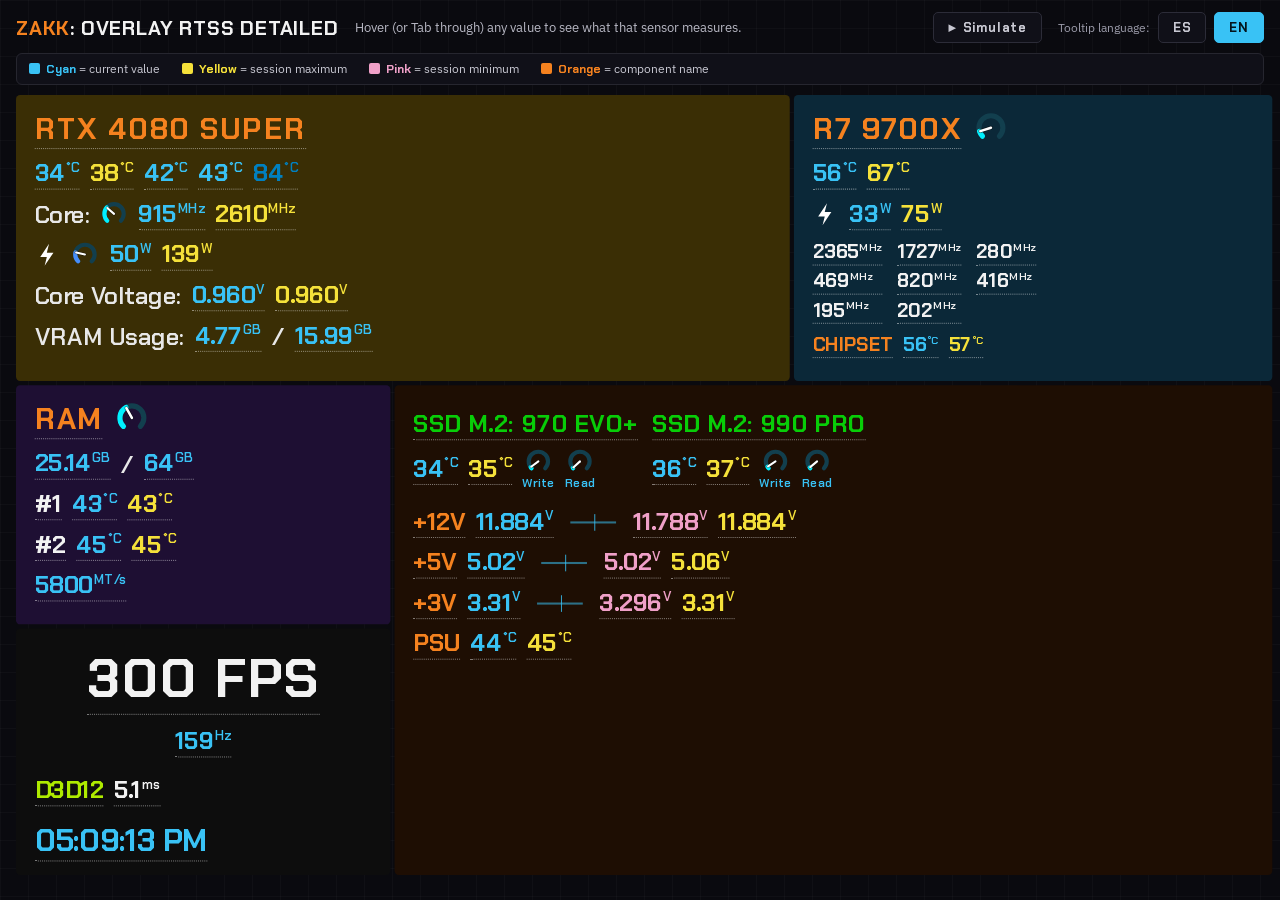
<file: stuff/pc-build/BENCHMARK/zakk-rtss-overlay-detailed/index.html>
<!DOCTYPE html>
<html lang="en">
<head>
<meta charset="UTF-8">
<meta name="viewport" content="width=device-width, initial-scale=1.0">
<title>ZAKK: Overlay RTSS DETAILED</title>
<link rel="preconnect" href="https://fonts.googleapis.com">
<link rel="preconnect" href="https://fonts.gstatic.com" crossorigin>
<link href="https://fonts.googleapis.com/css2?family=Chakra+Petch:wght@500;600;700&family=IBM+Plex+Sans:wght@400;500&display=swap" rel="stylesheet">
<link rel="stylesheet" href="styles.css">
</head>
<body>

<header>
  <h1 id="appTitle">ZAKK: Overlay RTSS DETAILED</h1>
  <p id="intro" data-i18n="intro">Hover (or Tab through) any value to see what that sensor measures.</p>
  <button id="btn-sim" class="simbtn" type="button" aria-pressed="false" onclick="toggleSim()">▶ Simulate</button>
  <div class="lang" role="group" aria-label="Tooltip language">
    <span id="langLabel" data-i18n="langLabel">Tooltip language:</span>
    <button id="btn-es" type="button" onclick="setLang('es')">ES</button>
    <button id="btn-en" class="active" type="button" onclick="setLang('en')">EN</button>
  </div>
</header>

<div class="legend">
  <span><span class="sw" style="background:var(--cyan)"></span><b style="color:var(--cyan)" data-i18n="legendCyanName">Cyan</b> <span data-i18n="legendCyanDesc">= current value</span></span>
  <span><span class="sw" style="background:var(--yellow)"></span><b style="color:var(--yellow)" data-i18n="legendYellowName">Yellow</b> <span data-i18n="legendYellowDesc">= session maximum</span></span>
  <span><span class="sw" style="background:var(--pink)"></span><b style="color:var(--pink)" data-i18n="legendPinkName">Pink</b> <span data-i18n="legendPinkDesc">= session minimum</span></span>
  <span><span class="sw" style="background:var(--orange)"></span><b style="color:var(--orange)" data-i18n="legendOrangeName">Orange</b> <span data-i18n="legendOrangeDesc">= component name</span></span>
</div>

<div id="stageWrap">
<div id="stage">

  <!-- ===================== GPU ===================== -->
  <section class="panel gpu">
    <h2><span class="s tl w" style="color:var(--orange)" data-bind="gpu.label" data-tip-key="gpuName">RTX 4080 SUPER</span></h2>
    <div class="row">
      <span class="s tl c" data-bind="gpu.temp" data-fmt="int" data-unit="°C" data-tip-key="gpuTemp">34<sup>°C</sup></span>
      <span class="s y" data-bind="gpu.tempMax" data-fmt="int" data-unit="°C" data-tip-key="gpuTempMax">38<sup>°C</sup></span>
      <span class="s c" data-bind="gpu.hotspot" data-fmt="int" data-unit="°C" data-tip-key="gpuHotspot">42<sup>°C</sup></span>
      <span class="s c" data-bind="gpu.vramTemp" data-fmt="int" data-unit="°C" data-tip-key="gpuVramTemp">43<sup>°C</sup></span>
      <span class="s" style="color:var(--temp-limit)" data-bind="gpu.tempLimit" data-fmt="int" data-unit="°C" data-tip-key="gpuTempLimit">84<sup>°C</sup></span>
    </div>
    <div class="row">
      <span class="lbl">Core:</span>
      <span class="s nb" data-gauge="derived.gpuCoreClockPercent" data-gauge-color="var(--gauge-color)" data-tip-key="gpuCoreGauge"></span>
      <span class="s c" data-bind="gpu.coreClock" data-fmt="int" data-unit="MHz" data-tip-key="gpuCoreClock">915<sup>MHz</sup></span>
      <span class="s y" data-bind="gpu.coreClockMax" data-fmt="int" data-unit="MHz" data-tip-key="gpuCoreClockMax">2610<sup>MHz</sup></span>
    </div>
    <div class="row">
      <span class="s nb tl" data-tip-key="gpuPowerIcon">
        <svg class="bolt" viewBox="0 0 24 24" aria-hidden="true"><path d="M13 2 L5 14 h6 l-2 8 8-12 h-6 z" fill="#fff"/></svg>
      </span>
      <span class="s nb" data-gauge="gpu.powerUsagePercent" data-gauge-color="var(--gpu-power-gauge)" data-tip-key="gpuPowerUsage"></span>
      <span class="s c" data-bind="gpu.power" data-fmt="int" data-unit="W" data-tip-key="gpuPower">50<sup>W</sup></span>
      <span class="s y" data-bind="gpu.powerMax" data-fmt="int" data-unit="W" data-tip-key="gpuPowerMax">139<sup>W</sup></span>
    </div>
    <div class="row">
      <span class="lbl">Core Voltage:</span>
      <span class="s c" data-bind="gpu.voltage" data-fmt="3dec" data-unit="V" data-tip-key="gpuVoltage">0.960<sup>V</sup></span>
      <span class="s y" data-bind="gpu.voltageMax" data-fmt="3dec" data-unit="V" data-tip-key="gpuVoltageMax">0.960<sup>V</sup></span>
    </div>
    <div class="row">
      <span class="lbl">VRAM Usage:</span>
      <span class="s c" data-bind="gpu.vramUsed" data-fmt="2dec" data-unit="GB" data-tip-key="gpuVramUsed">4.77<sup>GB</sup></span>
      <span class="lbl">/</span>
      <span class="s c" data-bind="gpu.vramTotal" data-fmt="2dec" data-unit="GB" data-tip-key="gpuVramTotal">15.99<sup>GB</sup></span>
    </div>
  </section>

  <!-- ===================== CPU ===================== -->
  <section class="panel cpu">
    <h2><span class="s tl w" style="color:var(--orange)" data-bind="cpu.label" data-tip-key="cpuName">R7 9700X</span>
      <span class="s nb" data-gauge="cpu.usagePercent" data-gauge-color="var(--gauge-color)" data-tip-key="cpuUsageGauge"></span>
    </h2>
    <div class="row">
      <span class="s tl c" data-bind="cpu.temp" data-fmt="int" data-unit="°C" data-tip-key="cpuTemp">56<sup>°C</sup></span>
      <span class="s y" data-bind="cpu.tempMax" data-fmt="int" data-unit="°C" data-tip-key="cpuTempMax">67<sup>°C</sup></span>
    </div>
    <div class="row">
      <span class="s nb tl" data-tip-key="cpuPowerIcon">
        <svg class="bolt" viewBox="0 0 24 24" aria-hidden="true"><path d="M13 2 L5 14 h6 l-2 8 8-12 h-6 z" fill="#fff"/></svg>
      </span>
      <span class="s c" data-bind="cpu.power" data-fmt="int" data-unit="W" data-tip-key="cpuPower">33<sup>W</sup></span>
      <span class="s y" data-bind="cpu.powerMax" data-fmt="int" data-unit="W" data-tip-key="cpuPowerMax">75<sup>W</sup></span>
    </div>
    <div class="row cores">
      <span class="s tl w" data-bind="cpu.cores.0" data-fmt="int" data-unit="MHz" data-tip-key="cpuCore1">2365<sup>MHz</sup></span>
      <span class="s w" data-bind="cpu.cores.1" data-fmt="int" data-unit="MHz" data-tip-key="cpuCore2">1727<sup>MHz</sup></span>
      <span class="s w" data-bind="cpu.cores.2" data-fmt="int" data-unit="MHz" data-tip-key="cpuCore3">280<sup>MHz</sup></span>
      <span class="s w" data-bind="cpu.cores.3" data-fmt="int" data-unit="MHz" data-tip-key="cpuCore4">469<sup>MHz</sup></span>
      <span class="s w" data-bind="cpu.cores.4" data-fmt="int" data-unit="MHz" data-tip-key="cpuCore5">820<sup>MHz</sup></span>
      <span class="s w" data-bind="cpu.cores.5" data-fmt="int" data-unit="MHz" data-tip-key="cpuCore6">416<sup>MHz</sup></span>
      <span class="s w" data-bind="cpu.cores.6" data-fmt="int" data-unit="MHz" data-tip-key="cpuCore7">195<sup>MHz</sup></span>
      <span class="s tr w" data-bind="cpu.cores.7" data-fmt="int" data-unit="MHz" data-tip-key="cpuCore8">202<sup>MHz</sup></span>
    </div>
    <div class="row">
      <span class="s sm tl o" data-tip-key="chipsetLabel">CHIPSET</span>
      <span class="s sm c" data-bind="cpu.chipsetTemp" data-fmt="int" data-unit="°C" data-tip-key="chipsetTemp">56<sup>°C</sup></span>
      <span class="s sm y" data-bind="cpu.chipsetTempMax" data-fmt="int" data-unit="°C" data-tip-key="chipsetTempMax">57<sup>°C</sup></span>
    </div>
  </section>

  <!-- ===================== RAM ===================== -->
  <section class="panel ram">
    <h2><span class="s tl w" style="color:var(--orange)" data-tip-key="ramName">RAM</span>
      <span class="s nb" data-gauge="derived.ramUsagePercent" data-gauge-color="var(--gauge-color)" data-tip-key="ramGauge"></span>
    </h2>
    <div class="row">
      <span class="s tl c" data-bind="ram.used" data-fmt="2dec" data-unit="GB" data-tip-key="ramUsed">25.14<sup>GB</sup></span>
      <span class="lbl">/</span>
      <span class="s c" data-bind="ram.total" data-fmt="int" data-unit="GB" data-tip-key="ramTotal">64<sup>GB</sup></span>
    </div>
    <div class="row">
      <span class="s tl w" data-tip-key="ramSlot1">#1</span>
      <span class="s c" data-bind="ram.stick1.temp" data-fmt="int" data-unit="°C" data-tip-key="ram1Temp">43<sup>°C</sup></span>
      <span class="s y" data-bind="ram.stick1.tempMax" data-fmt="int" data-unit="°C" data-tip-key="ram1Max">43<sup>°C</sup></span>
    </div>
    <div class="row">
      <span class="s tl w" data-tip-key="ramSlot2">#2</span>
      <span class="s c" data-bind="ram.stick2.temp" data-fmt="int" data-unit="°C" data-tip-key="ram2Temp">45<sup>°C</sup></span>
      <span class="s y" data-bind="ram.stick2.tempMax" data-fmt="int" data-unit="°C" data-tip-key="ram2Max">45<sup>°C</sup></span>
    </div>
    <div class="row">
      <span class="s tl c" data-bind="ram.freq" data-fmt="int" data-unit="MT/s" data-tip-key="ramFreq">5800<sup>MT/s</sup></span>
    </div>
  </section>

  <!-- ===================== SSDs / +12V / +5V / +3V / PSU ===================== -->
  <section class="panel store">
    <div class="ssds">
      <div class="ssd">
        <div class="disk"><span class="s tl" data-bind="ssd.0.label" data-tip-key="ssd0Name">SSD M.2: 970 EVO+</span></div>
        <div class="row">
          <span class="s tl c" data-bind="ssd.0.temp" data-fmt="int" data-unit="°C" data-tip-key="ssd0Temp">34<sup>°C</sup></span>
          <span class="s y" data-bind="ssd.0.tempMax" data-fmt="int" data-unit="°C" data-tip-key="ssd0Max">35<sup>°C</sup></span>
          <span class="s nb wr" data-gauge="ssd.0.writePercent" data-gauge-color="var(--gauge-color)" data-tip-key="ssd0Write"><small>Write</small></span>
          <span class="s nb wr" data-gauge="ssd.0.readPercent" data-gauge-color="var(--gauge-color)" data-tip-key="ssd0Read"><small>Read</small></span>
        </div>
      </div>
      <div class="ssd">
        <div class="disk"><span class="s tl" data-bind="ssd.1.label" data-tip-key="ssd1Name">SSD M.2: 990 PRO</span></div>
        <div class="row">
          <span class="s tl c" data-bind="ssd.1.temp" data-fmt="int" data-unit="°C" data-tip-key="ssd1Temp">36<sup>°C</sup></span>
          <span class="s y" data-bind="ssd.1.tempMax" data-fmt="int" data-unit="°C" data-tip-key="ssd1Max">37<sup>°C</sup></span>
          <span class="s nb wr" data-gauge="ssd.1.writePercent" data-gauge-color="var(--gauge-color)" data-tip-key="ssd1Write"><small>Write</small></span>
          <span class="s nb wr tr" data-gauge="ssd.1.readPercent" data-gauge-color="var(--gauge-color)" data-tip-key="ssd1Read"><small>Read</small></span>
        </div>
      </div>
    </div>

    <div class="row">
      <span class="s tl o" data-tip-key="rail12vLabel">+12V</span>
      <span class="s c" data-bind="rail12v.current" data-fmt="3dec" data-unit="V" data-tip-key="rail12vCurrent">11.884<sup>V</sup></span>
      <span class="volt-graph" tabindex="0" data-tip-key="rail12vGraph"><span class="tick"></span></span>
      <span class="s p" data-bind="rail12v.min" data-fmt="3dec" data-unit="V" data-tip-key="rail12vMin">11.788<sup>V</sup></span>
      <span class="s tr y" data-bind="rail12v.max" data-fmt="3dec" data-unit="V" data-tip-key="rail12vMax">11.884<sup>V</sup></span>
    </div>
    <div class="row">
      <span class="s tl o" data-tip-key="rail5vLabel">+5V</span>
      <span class="s c" data-bind="rail5v.current" data-fmt="2dec" data-unit="V" data-tip-key="rail5vCurrent">5.020<sup>V</sup></span>
      <span class="volt-graph" tabindex="0" data-tip-key="rail5vGraph"><span class="tick"></span></span>
      <span class="s p" data-bind="rail5v.min" data-fmt="2dec" data-unit="V" data-tip-key="rail5vMin">5.020<sup>V</sup></span>
      <span class="s tr y" data-bind="rail5v.max" data-fmt="2dec" data-unit="V" data-tip-key="rail5vMax">5.06<sup>V</sup></span>
    </div>
    <div class="row">
      <span class="s tl o" data-tip-key="rail3vLabel">+3V</span>
      <span class="s c" data-bind="rail3v.current" data-unit="V" data-tip-key="rail3vCurrent">3.31<sup>V</sup></span>
      <span class="volt-graph" tabindex="0" data-tip-key="rail3vGraph"><span class="tick"></span></span>
      <span class="s p" data-bind="rail3v.min" data-unit="V" data-tip-key="rail3vMin">3.296<sup>V</sup></span>
      <span class="s tr y" data-bind="rail3v.max" data-unit="V" data-tip-key="rail3vMax">3.312000<sup>V</sup></span>
    </div>
    <div class="row">
      <span class="s tl o" data-tip-key="psuLabel">PSU</span>
      <span class="s c" data-bind="psu.temp" data-fmt="int" data-unit="°C" data-tip-key="psuTemp">44<sup>°C</sup></span>
      <span class="s y" data-bind="psu.tempMax" data-fmt="int" data-unit="°C" data-tip-key="psuTempMax">45<sup>°C</sup></span>
    </div>
  </section>

  <!-- ===================== FPS / REFRESCO / RELOJ ===================== -->
  <section class="panel fps">
    <div class="row big">
      <span class="s tl w" data-bind="perf.fps" data-fmt="int" data-suffix=" FPS" data-tip-key="fpsValue">300 FPS</span>
    </div>
    <div class="row hz">
      <span class="s tl c" data-bind="perf.refreshHz" data-fmt="int" data-unit="Hz" data-tip-key="refreshHz">159<sup>Hz</sup></span>
    </div>
    <div class="row">
      <span class="s tl g" data-bind="perf.api" data-tip-key="apiLabel">D3D12</span>
      <span class="s w" data-bind="perf.frametime" data-fmt="1dec" data-unit="ms" data-tip-key="frametime">5.6<sup>ms</sup></span>
    </div>
    <div class="clock"><span class="s tl c" data-bind="perf.clock" data-tip-key="clock">05:09:13 PM</span></div>
  </section>

</div><!-- /#stage -->
</div><!-- /#stageWrap -->

<script type="module" src="main.js"></script>

</body>
</html>
</file>
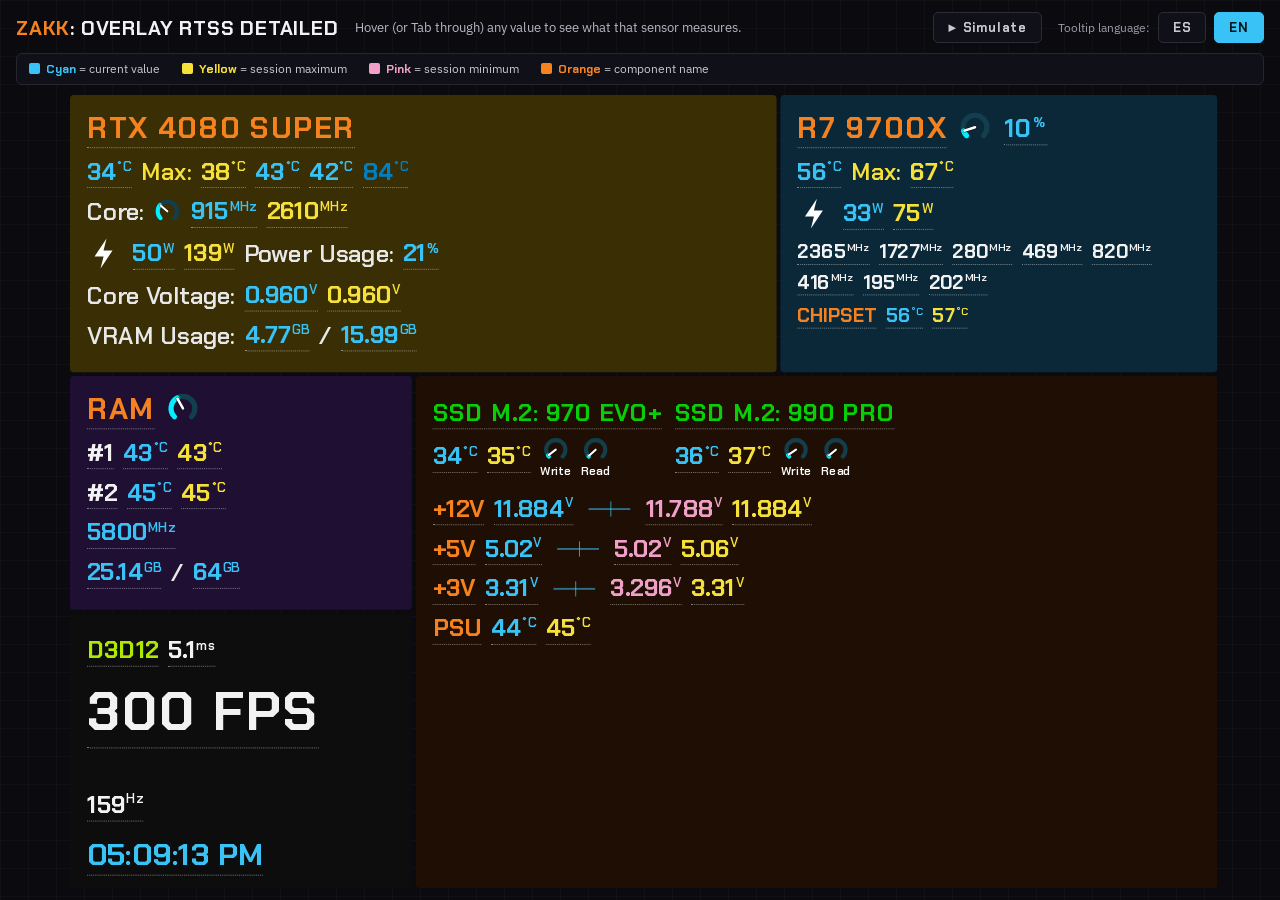
<file: stuff/pc-build/BENCHMARK/deprecated-overlay-rivatuner-explaining.html>
<!DOCTYPE html>
<html lang="en">

  <head>
    <meta charset="UTF-8">
    <meta name="viewport" content="width=device-width, initial-scale=1.0">
    <title>ZAKK: Overlay RTSS DETAILED</title>
    <link rel="preconnect" href="https://fonts.googleapis.com">
    <link rel="preconnect" href="https://fonts.gstatic.com" crossorigin>
    <link
      href="https://fonts.googleapis.com/css2?family=Chakra+Petch:wght@500;600;700&family=IBM+Plex+Sans:wght@400;500&display=swap"
      rel="stylesheet">
    <style>
      :root {
        --bg: #0a0a0f;
        --cyan: #39c2f5;
        /* valor actual */
        --yellow: #f5e13a;
        /* máximo de sesión */
        --pink: #f0a0c8;
        /* lectura mínima */
        --orange: #f5821f;
        /* títulos de panel */
        --green: #08CD08;
        /* nombres de discos SSD */
        --lime: #AEEA00;
        /* API gráfica */
        --gauge-color: #00F0FF;
        /* color de todos los gauges (arco + aguja) */
        --white: #f2f2f2;
        --label: #e8e8e8;
        --gauge-track: #123f4e;
        --tip-bg: #16161f;
        --tip-border: #39c2f5;
        --temp-limit: #0080C0;
        /* color del límite térmico de la GPU */
        --tip-k: 1;
        /* factor de escala del tooltip; JS lo ajusta al tamaño de pantalla */
      }

      * {
        box-sizing: border-box;
        margin: 0;
        padding: 0
      }

      html {
        height: 100%
      }

      body {
        min-height: 100%;
        background: var(--bg);
        color: var(--white);
        font-family: 'Chakra Petch', system-ui, sans-serif;
        display: flex;
        flex-direction: column;
        padding: 12px 16px;
        overflow-x: hidden;
        background-image: linear-gradient(rgba(255, 255, 255, .025) 1px, transparent 1px), linear-gradient(90deg, rgba(255, 255, 255, .025) 1px, transparent 1px);
        background-size: 28px 28px;
      }

      /* ---------- Barra superior (fuera del overlay, no escala) ---------- */
      header {
        display: flex;
        flex-wrap: wrap;
        align-items: center;
        gap: 6px 16px;
        width: 100%;
        margin-bottom: 10px;
      }

      header h1 {
        font-size: 20px;
        letter-spacing: .04em;
        text-transform: uppercase;
        white-space: nowrap
      }

      header h1 span {
        color: var(--orange)
      }

      header p {
        font-family: 'IBM Plex Sans', sans-serif;
        color: #b8b8c4;
        font-size: 13px;
        flex: 1 1 240px;
        min-width: 200px
      }

      .lang {
        margin-left: auto;
        display: flex;
        align-items: center;
        gap: 8px;
        font-family: 'IBM Plex Sans', sans-serif;
        font-size: 12px;
        color: #9a9aa8;
      }

      .lang button {
        font-family: 'Chakra Petch', sans-serif;
        font-weight: 700;
        font-size: 13px;
        letter-spacing: .06em;
        background: #101018;
        color: #c8c8d2;
        border: 1px solid #2c2c38;
        border-radius: 5px;
        padding: 6px 14px;
        cursor: pointer;
        transition: all .15s ease;
      }

      .lang button:hover {
        border-color: var(--cyan);
        color: #fff
      }

      .lang button.active {
        background: var(--cyan);
        border-color: var(--cyan);
        color: #04141c
      }

      .lang button:focus-visible {
        outline: 2px solid var(--cyan);
        outline-offset: 2px
      }

      /* Botón de simulación (verde para diferenciarlo del selector de idioma) */
      .simbtn {
        font-family: 'Chakra Petch', sans-serif;
        font-weight: 700;
        font-size: 13px;
        letter-spacing: .06em;
        background: #101018;
        color: #c8c8d2;
        border: 1px solid #2c2c38;
        border-radius: 5px;
        padding: 6px 14px;
        cursor: pointer;
        transition: all .15s ease;
      }

      .simbtn:hover {
        border-color: var(--lime);
        color: #fff
      }

      .simbtn.active {
        background: var(--lime);
        border-color: var(--lime);
        color: #0b1404
      }

      .simbtn:focus-visible {
        outline: 2px solid var(--lime);
        outline-offset: 2px
      }

      .legend {
        width: 100%;
        margin-bottom: 10px;
        display: flex;
        flex-wrap: wrap;
        gap: 6px 22px;
        font-size: 12px;
        font-family: 'IBM Plex Sans', sans-serif;
        color: #c8c8d2;
        border: 1px solid #26262f;
        padding: 7px 12px;
        border-radius: 6px;
        background: #101018;
      }

      .legend b {
        font-family: 'Chakra Petch', sans-serif
      }

      .legend .sw {
        display: inline-block;
        width: 11px;
        height: 11px;
        border-radius: 2px;
        margin-right: 6px;
        vertical-align: -1px
      }

      /* ---------- Escenario del overlay ----------
     El overlay se diseña a un tamaño FIJO de 1200px de ancho, con
     posiciones y tipografía estáticas (como el overlay real).
     JS lo escala como un todo (transform: scale) para que entre en
     la pantalla, sin mover ningún bloque de lugar. */
      #stageWrap {
        position: relative;
        flex: 1;
        width: 100%
      }

      #stage {
        position: absolute;
        top: 0;
        left: 0;
        width: 1200px;
        font-size: 24px;
        /* tamaño base del diseño: todo deriva de acá (texto e íconos, que usan em) */
        transform-origin: top left;
        display: grid;
        gap: 4px;
        grid-template-columns: 360px 380px 460px;
        grid-template-rows: auto auto 1fr;
        grid-template-areas:
          "gpu gpu cpu"
          "ram store store"
          "fps store store";
      }

      .panel {
        padding: 14px 18px;
        border-radius: 4px;
        min-width: 0
      }

      .panel h2 {
        color: var(--orange);
        font-size: 1.3em;
        letter-spacing: .05em;
        margin-bottom: 8px;
        display: flex;
        align-items: center;
        gap: 12px;
      }

      .gpu {
        grid-area: gpu;
        background: #3a2e05
      }

      .cpu {
        grid-area: cpu;
        background: #0b2838
      }

      .ram {
        grid-area: ram;
        background: #1e0f33
      }

      .store {
        grid-area: store;
        background: #1e0e03
      }

      .fps {
        grid-area: fps;
        background: #0d0d0d;
        display: flex;
        flex-direction: column
      }

      .row {
        display: flex;
        flex-wrap: wrap;
        align-items: center;
        gap: 5px 10px;
        margin: 8px 0;
        font-size: 1.05em
      }

      .lbl {
        color: var(--label);
        font-weight: 600
      }

      .lbl-max {
        color: var(--yellow);
        font-weight: 600
      }

      .disk {
        color: var(--green);
        font-size: 1.05em;
        font-weight: 700;
        letter-spacing: .04em
      }

      .cores {
        font-size: 0.85em
      }

      /* Ítems un poco más chicos (p. ej. la fila del chipset). */
      .sm {
        font-size: 0.8em
      }

      .spacer {
        flex: 1
      }

      /* SSDs lado a lado */
      .ssds {
        display: flex;
        gap: 14px;
        align-items: flex-start;
        margin: 8px 0
      }

      .ssd {
        flex: 0 0 auto;
        min-width: 0
      }

      /* ---------- Iconos de gauge (medidores) y bolt ---------- */
      .g-ico {
        width: 1.15em;
        height: 1.15em;
        display: inline-block;
        vertical-align: -0.2em;
        flex: none
      }

      .wr {
        display: inline-flex;
        flex-direction: column;
        align-items: center;
        line-height: 1
      }

      .wr small {
        font-size: 0.5em;
        font-weight: 600;
        color: #fff;
        margin-top: 2px
      }

      .bolt {
        width: 1.5em;
        height: 1.5em;
        display: inline-block;
        vertical-align: -0.3em;
        flex: none
      }

      /* ---------- Sensores con tooltip ---------- */
      .s {
        position: relative;
        cursor: help;
        font-weight: 700;
        border-bottom: 1px dotted rgba(255, 255, 255, .45);
        outline: none;
      }

      .s.nb {
        border-bottom: none
      }

      .s sup {
        font-size: .55em;
        font-weight: 600;
        margin-left: 1px
      }

      .c {
        color: var(--cyan)
      }

      .y {
        color: var(--yellow)
      }

      .p {
        color: var(--pink)
      }

      .w {
        color: var(--white)
      }

      .g {
        color: var(--lime)
      }

      .o {
        color: var(--orange)
      }

      .s:hover,
      .s:focus-visible {
        filter: brightness(1.25);
        border-bottom-color: #fff
      }

      /* El tooltip real es un único elemento fijo (#tip) posicionado por JS
     y recortado al viewport (ver bloque 6b del script). Vive fuera del
     #stage escalado, así que siempre queda por encima de todo y nunca
     se sale de la pantalla. Las clases .tl/.tr ya no cambian nada visual. */
      #tip {
        position: fixed;
        top: 0;
        left: 0;
        z-index: 9999;
        pointer-events: none;
        max-width: calc(300px * var(--tip-k));
        background: var(--tip-bg);
        border: 1px solid var(--tip-border);
        border-radius: calc(6px * var(--tip-k));
        padding: calc(9px * var(--tip-k)) calc(12px * var(--tip-k));
        font-family: 'IBM Plex Sans', sans-serif;
        font-size: calc(13px * var(--tip-k));
        font-weight: 400;
        line-height: 1.45;
        color: #e8e8ee;
        text-transform: none;
        letter-spacing: 0;
        box-shadow: 0 8px 24px rgba(0, 0, 0, .6);
        opacity: 0;
        visibility: hidden;
        transition: opacity .12s ease;
      }

      #tip.show {
        opacity: 1;
        visibility: visible
      }

      #tip .caret {
        position: absolute;
        width: 0;
        height: 0;
        border: calc(6px * var(--tip-k)) solid transparent
      }

      #tip.above .caret {
        bottom: calc(-12px * var(--tip-k));
        border-top-color: var(--tip-border)
      }

      #tip.below .caret {
        top: calc(-12px * var(--tip-k));
        border-bottom-color: var(--tip-border)
      }

      .fps .big {
        font-size: 2.4em;
        letter-spacing: .03em;
        margin: 2px 0
      }

      .hz {
        font-size: 1.05em;
        margin-top: auto;
        padding-top: 1.6em
      }

      .clock {
        color: var(--cyan);
        font-size: 1.35em;
        font-weight: 700;
        margin-top: 6px
      }

      /* ---------- Mini gráfico de historial (línea +12V) ---------- */
      .volt-graph {
        flex: 0 0 auto;
        width: 44px;
        height: 16px;
        position: relative;
        display: flex;
        align-items: center;
        margin: 0 6px;
        cursor: help;
      }

      .volt-graph::before {
        content: "";
        position: absolute;
        left: 0;
        right: 0;
        top: 50%;
        height: 2px;
        background: var(--cyan);
        opacity: .55;
        transform: translateY(-50%);
      }

      .volt-graph .tick {
        position: absolute;
        left: 52%;
        top: 0;
        bottom: 0;
        width: 1px;
        background: var(--cyan);
        opacity: .8;
      }

      /* ---------- Modo apilado: solo cuando la pantalla no puede
     contener el layout (muy angosta). Los bloques pasan a una
     columna; es el único caso en que se mueven de lugar. ---------- */
      #stage.stack {
        position: static;
        width: 100%;
        transform: none !important;
        font-size: 18px;
        grid-template-columns: 1fr;
        grid-template-rows: none;
        grid-template-areas: "gpu" "cpu" "ram" "store" "fps";
      }

      #stage.stack .ssds {
        flex-direction: column;
        gap: 8px
      }

      #stage.stack .hz {
        padding-top: 0.4em
      }

      #stage.stack .volt-graph {
        min-width: 24px
      }

      @media (prefers-reduced-motion:reduce) {

        #tip,
        .lang button {
          transition: none
        }
      }
    </style>
  </head>

  <body>

    <header>
      <h1 id="appTitle">ZAKK: Overlay RTSS DETAILED</h1>
      <p id="intro" data-i18n="intro">Hover (or Tab through) any value to see
        what that sensor measures.</p>
      <button id="btn-sim" class="simbtn" type="button" aria-pressed="false"
        onclick="toggleSim()">▶ Simulate</button>
      <div class="lang" role="group" aria-label="Tooltip language">
        <span id="langLabel" data-i18n="langLabel">Tooltip language:</span>
        <button id="btn-es" type="button" onclick="setLang('es')">ES</button>
        <button id="btn-en" class="active" type="button"
          onclick="setLang('en')">EN</button>
      </div>
    </header>

    <div class="legend">
      <span><span class="sw" style="background:var(--cyan)"></span><b
          style="color:var(--cyan)" data-i18n="legendCyanName">Cyan</b> <span
          data-i18n="legendCyanDesc">= current value</span></span>
      <span><span class="sw" style="background:var(--yellow)"></span><b
          style="color:var(--yellow)" data-i18n="legendYellowName">Yellow</b>
        <span data-i18n="legendYellowDesc">= session maximum</span></span>
      <span><span class="sw" style="background:var(--pink)"></span><b
          style="color:var(--pink)" data-i18n="legendPinkName">Pink</b> <span
          data-i18n="legendPinkDesc">= session minimum</span></span>
      <span><span class="sw" style="background:var(--orange)"></span><b
          style="color:var(--orange)" data-i18n="legendOrangeName">Orange</b>
        <span data-i18n="legendOrangeDesc">= component name</span></span>
    </div>

    <div id="stageWrap">
      <div id="stage">

        <!-- ===================== GPU ===================== -->
        <section class="panel gpu">
          <h2><span class="s tl w" style="color:var(--orange)"
              data-bind="gpu.label" data-tip-key="gpuName">RTX 4080 SUPER</span>
          </h2>
          <div class="row">
            <span class="s tl c" data-bind="gpu.temp" data-fmt="int"
              data-unit="°C" data-tip-key="gpuTemp">34<sup>°C</sup></span>
            <span class="lbl-max">Max:</span>
            <span class="s y" data-bind="gpu.tempMax" data-fmt="int"
              data-unit="°C" data-tip-key="gpuTempMax">38<sup>°C</sup></span>
            <span class="s c" data-bind="gpu.vramTemp" data-fmt="int"
              data-unit="°C" data-tip-key="gpuVramTemp">43<sup>°C</sup></span>
            <span class="s c" data-bind="gpu.hotspot" data-fmt="int"
              data-unit="°C" data-tip-key="gpuHotspot">42<sup>°C</sup></span>
            <span class="s" style="color:var(--temp-limit)" data-bind="gpu.tempLimit" data-fmt="int"
              data-unit="°C" data-tip-key="gpuTempLimit">84<sup>°C</sup></span>
          </div>
          <div class="row">
            <span class="lbl">Core:</span>
            <span class="s nb" data-gauge="derived.gpuCoreClockPercent"
              data-gauge-color="var(--gauge-color)"
              data-tip-key="gpuCoreGauge"></span>
            <span class="s c" data-bind="gpu.coreClock" data-fmt="int"
              data-unit="MHz"
              data-tip-key="gpuCoreClock">915<sup>MHz</sup></span>
            <span class="s y" data-bind="gpu.coreClockMax" data-fmt="int"
              data-unit="MHz"
              data-tip-key="gpuCoreClockMax">2610<sup>MHz</sup></span>
          </div>
          <div class="row">
            <span class="s nb tl" data-tip-key="gpuPowerIcon">
              <svg class="bolt" viewBox="0 0 24 24" aria-hidden="true">
                <path d="M13 2 L5 14 h6 l-2 8 8-12 h-6 z" fill="#fff" />
              </svg>
            </span>
            <span class="s c" data-bind="gpu.power" data-fmt="int" data-unit="W"
              data-tip-key="gpuPower">50<sup>W</sup></span>
            <span class="s y" data-bind="gpu.powerMax" data-fmt="int"
              data-unit="W" data-tip-key="gpuPowerMax">139<sup>W</sup></span>
            <span class="lbl">Power Usage:</span>
            <span class="s c" data-bind="gpu.powerUsagePercent" data-fmt="int"
              data-unit="%" data-tip-key="gpuPowerUsage">21<sup>%</sup></span>
          </div>
          <div class="row">
            <span class="lbl">Core Voltage:</span>
            <span class="s c" data-bind="gpu.voltage" data-fmt="3dec"
              data-unit="V" data-tip-key="gpuVoltage">0.960<sup>V</sup></span>
            <span class="s y" data-bind="gpu.voltageMax" data-fmt="3dec"
              data-unit="V"
              data-tip-key="gpuVoltageMax">0.960<sup>V</sup></span>
          </div>
          <div class="row">
            <span class="lbl">VRAM Usage:</span>
            <span class="s c" data-bind="gpu.vramUsed" data-fmt="2dec"
              data-unit="GB" data-tip-key="gpuVramUsed">4.77<sup>GB</sup></span>
            <span class="lbl">/</span>
            <span class="s c" data-bind="gpu.vramTotal" data-fmt="2dec"
              data-unit="GB"
              data-tip-key="gpuVramTotal">15.99<sup>GB</sup></span>
          </div>
        </section>

        <!-- ===================== CPU ===================== -->
        <section class="panel cpu">
          <h2><span class="s tl w" style="color:var(--orange)"
              data-bind="cpu.label" data-tip-key="cpuName">R7 9700X</span>
            <span class="s nb" data-gauge="cpu.usagePercent"
              data-gauge-color="var(--gauge-color)"
              data-tip-key="cpuUsageGauge"></span>
            <span class="s tr c" style="font-size:0.85em"
              data-bind="cpu.usagePercent" data-fmt="int" data-unit="%"
              data-tip-key="cpuUsagePercent">10<sup>%</sup></span>
          </h2>
          <div class="row">
            <span class="s tl c" data-bind="cpu.temp" data-fmt="int"
              data-unit="°C" data-tip-key="cpuTemp">56<sup>°C</sup></span>
            <span class="lbl-max">Max:</span>
            <span class="s y" data-bind="cpu.tempMax" data-fmt="int"
              data-unit="°C" data-tip-key="cpuTempMax">67<sup>°C</sup></span>
          </div>
          <div class="row">
            <span class="s nb tl" data-tip-key="cpuPowerIcon">
              <svg class="bolt" viewBox="0 0 24 24" aria-hidden="true">
                <path d="M13 2 L5 14 h6 l-2 8 8-12 h-6 z" fill="#fff" />
              </svg>
            </span>
            <span class="s c" data-bind="cpu.power" data-fmt="int" data-unit="W"
              data-tip-key="cpuPower">33<sup>W</sup></span>
            <span class="s y" data-bind="cpu.powerMax" data-fmt="int"
              data-unit="W" data-tip-key="cpuPowerMax">75<sup>W</sup></span>
          </div>
          <div class="row cores">
            <span class="s tl w" data-bind="cpu.cores.0" data-fmt="int"
              data-unit="MHz" data-tip-key="cpuCore1">2365<sup>MHz</sup></span>
            <span class="s w" data-bind="cpu.cores.1" data-fmt="int"
              data-unit="MHz" data-tip-key="cpuCore2">1727<sup>MHz</sup></span>
            <span class="s w" data-bind="cpu.cores.2" data-fmt="int"
              data-unit="MHz" data-tip-key="cpuCore3">280<sup>MHz</sup></span>
            <span class="s w" data-bind="cpu.cores.3" data-fmt="int"
              data-unit="MHz" data-tip-key="cpuCore4">469<sup>MHz</sup></span>
            <span class="s w" data-bind="cpu.cores.4" data-fmt="int"
              data-unit="MHz" data-tip-key="cpuCore5">820<sup>MHz</sup></span>
            <span class="s w" data-bind="cpu.cores.5" data-fmt="int"
              data-unit="MHz" data-tip-key="cpuCore6">416<sup>MHz</sup></span>
            <span class="s w" data-bind="cpu.cores.6" data-fmt="int"
              data-unit="MHz" data-tip-key="cpuCore7">195<sup>MHz</sup></span>
            <span class="s tr w" data-bind="cpu.cores.7" data-fmt="int"
              data-unit="MHz" data-tip-key="cpuCore8">202<sup>MHz</sup></span>
          </div>
          <div class="row">
            <span class="s sm tl o" data-tip-key="chipsetLabel">CHIPSET</span>
            <span class="s sm c" data-bind="cpu.chipsetTemp" data-fmt="int"
              data-unit="°C" data-tip-key="chipsetTemp">56<sup>°C</sup></span>
            <span class="s sm y" data-bind="cpu.chipsetTempMax" data-fmt="int"
              data-unit="°C"
              data-tip-key="chipsetTempMax">57<sup>°C</sup></span>
          </div>
        </section>

        <!-- ===================== RAM ===================== -->
        <section class="panel ram">
          <h2><span class="s tl w" style="color:var(--orange)"
              data-tip-key="ramName">RAM</span>
            <span class="s nb" data-gauge="derived.ramUsagePercent"
              data-gauge-color="var(--gauge-color)"
              data-tip-key="ramGauge"></span>
          </h2>
          <div class="row">
            <span class="s tl w" data-tip-key="ramSlot1">#1</span>
            <span class="s c" data-bind="ram.stick1.temp" data-fmt="int"
              data-unit="°C" data-tip-key="ram1Temp">43<sup>°C</sup></span>
            <span class="s y" data-bind="ram.stick1.tempMax" data-fmt="int"
              data-unit="°C" data-tip-key="ram1Max">43<sup>°C</sup></span>
          </div>
          <div class="row">
            <span class="s tl w" data-tip-key="ramSlot2">#2</span>
            <span class="s c" data-bind="ram.stick2.temp" data-fmt="int"
              data-unit="°C" data-tip-key="ram2Temp">45<sup>°C</sup></span>
            <span class="s y" data-bind="ram.stick2.tempMax" data-fmt="int"
              data-unit="°C" data-tip-key="ram2Max">45<sup>°C</sup></span>
          </div>
          <div class="row">
            <span class="s tl c" data-bind="ram.freq" data-fmt="int"
              data-unit="MHz" data-tip-key="ramFreq">5800<sup>MHz</sup></span>
          </div>
          <div class="row">
            <span class="s tl c" data-bind="ram.used" data-fmt="2dec"
              data-unit="GB" data-tip-key="ramUsed">25.14<sup>GB</sup></span>
            <span class="lbl">/</span>
            <span class="s c" data-bind="ram.total" data-fmt="int"
              data-unit="GB" data-tip-key="ramTotal">64<sup>GB</sup></span>
          </div>
        </section>

        <!-- ===================== SSDs / +12V / +5V / +3V / PSU ===================== -->
        <section class="panel store">
          <div class="ssds">
            <div class="ssd">
              <div class="disk"><span class="s tl" data-bind="ssd.0.label"
                  data-tip-key="ssd0Name">SSD M.2: 970 EVO+</span></div>
              <div class="row">
                <span class="s tl c" data-bind="ssd.0.temp" data-fmt="int"
                  data-unit="°C" data-tip-key="ssd0Temp">34<sup>°C</sup></span>
                <span class="s y" data-bind="ssd.0.tempMax" data-fmt="int"
                  data-unit="°C" data-tip-key="ssd0Max">35<sup>°C</sup></span>
                <span class="s nb wr" data-gauge="ssd.0.writePercent"
                  data-gauge-color="var(--gauge-color)"
                  data-tip-key="ssd0Write"><small>Write</small></span>
                <span class="s nb wr" data-gauge="ssd.0.readPercent"
                  data-gauge-color="var(--gauge-color)"
                  data-tip-key="ssd0Read"><small>Read</small></span>
              </div>
            </div>
            <div class="ssd">
              <div class="disk"><span class="s tl" data-bind="ssd.1.label"
                  data-tip-key="ssd1Name">SSD M.2: 990 PRO</span></div>
              <div class="row">
                <span class="s tl c" data-bind="ssd.1.temp" data-fmt="int"
                  data-unit="°C" data-tip-key="ssd1Temp">36<sup>°C</sup></span>
                <span class="s y" data-bind="ssd.1.tempMax" data-fmt="int"
                  data-unit="°C" data-tip-key="ssd1Max">37<sup>°C</sup></span>
                <span class="s nb wr" data-gauge="ssd.1.writePercent"
                  data-gauge-color="var(--gauge-color)"
                  data-tip-key="ssd1Write"><small>Write</small></span>
                <span class="s nb wr tr" data-gauge="ssd.1.readPercent"
                  data-gauge-color="var(--gauge-color)"
                  data-tip-key="ssd1Read"><small>Read</small></span>
              </div>
            </div>
          </div>

          <div class="row">
            <span class="s tl o" data-tip-key="rail12vLabel">+12V</span>
            <span class="s c" data-bind="rail12v.current" data-fmt="3dec"
              data-unit="V"
              data-tip-key="rail12vCurrent">11.884<sup>V</sup></span>
            <span class="volt-graph" tabindex="0"
              data-tip-key="rail12vGraph"><span class="tick"></span></span>
            <span class="s p" data-bind="rail12v.min" data-fmt="3dec"
              data-unit="V" data-tip-key="rail12vMin">11.788<sup>V</sup></span>
            <span class="s tr y" data-bind="rail12v.max" data-fmt="3dec"
              data-unit="V" data-tip-key="rail12vMax">11.884<sup>V</sup></span>
          </div>
          <div class="row">
            <span class="s tl o" data-tip-key="rail5vLabel">+5V</span>
            <span class="s c" data-bind="rail5v.current" data-fmt="2dec"
              data-unit="V" data-tip-key="rail5vCurrent">5.02<sup>V</sup></span>
            <span class="volt-graph" tabindex="0"
              data-tip-key="rail5vGraph"><span class="tick"></span></span>
            <span class="s p" data-bind="rail5v.min" data-fmt="2dec"
              data-unit="V" data-tip-key="rail5vMin">5.02<sup>V</sup></span>
            <span class="s tr y" data-bind="rail5v.max" data-fmt="2dec"
              data-unit="V" data-tip-key="rail5vMax">5.06<sup>V</sup></span>
          </div>
          <div class="row">
            <span class="s tl o" data-tip-key="rail3vLabel">+3V</span>
            <span class="s c" data-bind="rail3v.current" data-unit="V"
              data-tip-key="rail3vCurrent">3.31<sup>V</sup></span>
            <span class="volt-graph" tabindex="0"
              data-tip-key="rail3vGraph"><span class="tick"></span></span>
            <span class="s p" data-bind="rail3v.min" data-unit="V"
              data-tip-key="rail3vMin">3.296<sup>V</sup></span>
            <span class="s tr y" data-bind="rail3v.max" data-unit="V"
              data-tip-key="rail3vMax">3.31<sup>V</sup></span>
          </div>
          <div class="row">
            <span class="s tl o" data-tip-key="psuLabel">PSU</span>
            <span class="s c" data-bind="psu.temp" data-fmt="int" data-unit="°C"
              data-tip-key="psuTemp">44<sup>°C</sup></span>
            <span class="s y" data-bind="psu.tempMax" data-fmt="int"
              data-unit="°C" data-tip-key="psuTempMax">45<sup>°C</sup></span>
          </div>
        </section>

        <!-- ===================== FPS / REFRESCO / RELOJ ===================== -->
        <section class="panel fps">
          <div class="row">
            <span class="s tl g" data-bind="perf.api"
              data-tip-key="apiLabel">OGL</span>
            <span class="s w" data-bind="perf.frametime" data-fmt="1dec"
              data-unit="ms" data-tip-key="frametime">999.6<sup>ms</sup></span>
          </div>
          <div class="row big">
            <span class="s tl w" data-bind="perf.fps" data-fmt="int"
              data-suffix=" FPS" data-tip-key="fpsValue">1 FPS</span>
          </div>
          <div class="row hz">
            <span class="s tl w" data-bind="perf.refreshHz" data-fmt="int"
              data-unit="Hz" data-tip-key="refreshHz">140<sup>Hz</sup></span>
          </div>
          <div class="clock"><span class="s tl c" data-bind="perf.clock"
              data-tip-key="clock">05:09:13 PM</span></div>
        </section>

      </div><!-- /#stage -->
    </div><!-- /#stageWrap -->

    <script>
      (() => {
        'use strict';

        /* ================================================================
           0) IDENTIDAD DE LA PÁGINA.
              Un único const: cambiando este valor cambia el <title> del
              navegador y el encabezado <h1> a la vez.
           ================================================================ */
        const APP_TITLE = 'ZAKK: Overlay RTSS DETAILED';

        /* ================================================================
           1) DATOS. Editar acá para reflejar una captura nueva del overlay.
              Todo lo demás (texto, gauges, tooltips) se recalcula solo.
              Es un const porque el OBJETO nunca se reemplaza — solo se
              mutan sus propiedades (por eso computeDerived() puede seguir
              escribiendo en DATA.derived más abajo sin problema).
           ================================================================ */
        const DATA = {
          gpu: {
            label: 'RTX 4080 SUPER',
            temp: 34, tempMax: 38, hotspot: 42, vramTemp: 43, tempLimit: 84,
            coreClock: 915, coreClockMax: 2610,
            boostCeiling: 2900,        // referencia para el gauge de reloj (no se muestra)
            power: 50, powerMax: 139, powerLimit: 320, powerUsagePercent: 21,
            voltage: 0.960, voltageMax: 0.960,
            vramUsed: 4.77, vramTotal: 15.99
          },
          cpu: {
            label: 'R7 9700X',
            usagePercent: 10,
            temp: 56, tempMax: 67,
            power: 33, powerMax: 75, powerLimitStock: 88,
            cores: [2365, 1727, 280, 469, 820, 416, 195, 202],
            chipsetTemp: 56, chipsetTempMax: 57
          },
          ram: {
            stick1: { temp: 43, tempMax: 43 },
            stick2: { temp: 45, tempMax: 45 },
            freq: 5800,
            used: 25.14, total: 64
          },
          psu: { temp: 44, tempMax: 45 },
          ssd: [
            { label: 'SSD M.2: 970 EVO+', role: 'secondary', temp: 34, tempMax: 35, writePercent: 3, readPercent: 1 },
            { label: 'SSD M.2: 990 PRO', role: 'primary', temp: 36, tempMax: 37, writePercent: 4, readPercent: 2 }
          ],
          rail12v: { current: 11.884, min: 11.788, max: 11.884 },
          rail5v: { current: 5.02, min: 5.02, max: 5.06 },
          // La fuente reporta estos con una cantidad de decimales inconsistente
          // (típico de RTSS); se guardan como texto para reproducirlo tal cual.
          rail3v: { current: '3.31', min: '3.296', max: '3.31' },
          perf: {
            api: 'D3D12',
            frametime: 5.1,
            fps: 300,
            refreshHz: 159,
            clock: '05:09:13 PM'
          }
        };
        // Expuesto por si se quiere inspeccionar / actualizar desde la consola.
        window.OVERLAY_DATA = DATA;

        // Copia limpia de los valores originales (sin `derived`), para poder
        // restaurar el overlay cuando se apaga la simulación.
        const DATA_BASE = JSON.parse(JSON.stringify(DATA));
        // Idioma activo, recordado para que la simulación y el botón usen el
        // texto correcto sin depender de localStorage en cada tick.
        let currentLang = 'en';

        // Valores calculados a partir de DATA (porcentajes de gauge, etc).
        // Se recalculan en cada render, así que si cambiás DATA siempre quedan al día.
        const computeDerived = () => {
          DATA.derived = {
            gpuCoreClockPercent: Math.max(0, Math.min(100, Math.round(DATA.gpu.coreClock / DATA.gpu.boostCeiling * 100))),
            ramUsagePercent: Math.round(DATA.ram.used / DATA.ram.total * 100)
          };
        };

        /* ================================================================
           2) TEXTO FIJO DE LA INTERFAZ (ES/EN), aparte de los tooltips.
              Todo lo que ve la barra superior y la leyenda sale de acá.
           ================================================================ */
        const UI_STRINGS = {
          en: {
            intro: 'Hover (or Tab through) any value to see what that sensor measures.',
            langLabel: 'Tooltip language:',
            legendCyanName: 'Cyan', legendCyanDesc: '= current value',
            legendYellowName: 'Yellow', legendYellowDesc: '= session maximum',
            legendPinkName: 'Pink', legendPinkDesc: '= session minimum',
            legendOrangeName: 'Orange', legendOrangeDesc: '= component name'
          },
          es: {
            intro: 'Pasá el mouse (o navegá con Tab) sobre cualquier valor para ver qué mide ese sensor.',
            langLabel: 'Idioma de tooltips:',
            legendCyanName: 'Cian', legendCyanDesc: '= valor actual',
            legendYellowName: 'Amarillo', legendYellowDesc: '= máximo de la sesión',
            legendPinkName: 'Rosa', legendPinkDesc: '= mínimo de la sesión',
            legendOrangeName: 'Naranja', legendOrangeDesc: '= nombre del componente'
          }
        };

        /* ================================================================
           3) TOOLTIPS. Cada clave devuelve texto ES/EN calculado a partir
              de DATA, así que si cambian los valores el texto se ajusta solo.
           ================================================================ */
        const TOOLTIPS = {
          gpuName: {
            es: (d) => `Tu placa de video (GPU): NVIDIA GeForce ${d.gpu.label} con ${d.gpu.vramTotal} GB de VRAM. Todos los datos de este panel son de la GPU.`,
            en: (d) => `Your graphics card (GPU): NVIDIA GeForce ${d.gpu.label} with ${d.gpu.vramTotal} GB of VRAM. Everything in this panel is GPU data.`
          },
          gpuTemp: {
            es: (d) => `Temperatura actual del núcleo de la GPU: ${d.gpu.temp} °C. En juego exigente lo normal es 60–75 °C.`,
            en: (d) => `Current GPU core temperature: ${d.gpu.temp} °C. In demanding games, 60–75 °C is typical.`
          },
          gpuTempMax: {
            es: (d) => `Temperatura máxima que alcanzó la GPU en la sesión: ${d.gpu.tempMax} °C.`,
            en: (d) => `Highest GPU temperature recorded this session: ${d.gpu.tempMax} °C.`
          },
          gpuHotspot: {
            es: (d) => `Hot Spot: temperatura del punto más caliente del chip, ${d.gpu.hotspot} °C. Siempre es mayor que la del núcleo; una diferencia de 8–15 °C es normal.`,
            en: (d) => `Hot Spot: hottest point on the die, ${d.gpu.hotspot} °C. Always higher than the core reading; an 8–15 °C gap is normal.`
          },
          gpuVramTemp: {
            es: (d) => `Temperatura de la memoria VRAM (memory junction): ${d.gpu.vramTemp} °C. La GDDR6X puede operar con seguridad hasta ~95 °C.`,
            en: (d) => `VRAM temperature (memory junction): ${d.gpu.vramTemp} °C. GDDR6X can safely run up to ~95 °C.`
          },
          gpuTempLimit: {
            es: (d) => `Límite térmico (Temp Limit): ${d.gpu.tempLimit} °C, la temperatura a la que la GPU baja frecuencias para protegerse (throttling).`,
            en: (d) => `Temp Limit: ${d.gpu.tempLimit} °C, the temperature at which the GPU lowers clocks to protect itself (throttling).`
          },
          gpuCoreGauge: {
            es: (d) => `Medidor gráfico de la frecuencia del núcleo: ${d.gpu.coreClock} MHz, ≈${d.derived.gpuCoreClockPercent}% de un techo de boost típico (~${d.gpu.boostCeiling} MHz).`,
            en: (d) => `Graphical gauge of the core clock: ${d.gpu.coreClock} MHz, ≈${d.derived.gpuCoreClockPercent}% of a typical boost ceiling (~${d.gpu.boostCeiling} MHz).`
          },
          gpuCoreClock: {
            es: (d) => `Frecuencia actual del núcleo gráfico: ${d.gpu.coreClock} MHz.`,
            en: (d) => `Current GPU core clock: ${d.gpu.coreClock} MHz.`
          },
          gpuCoreClockMax: {
            es: (d) => `Frecuencia máxima del núcleo alcanzada en la sesión: ${d.gpu.coreClockMax} MHz.`,
            en: (d) => `Maximum core clock reached this session: ${d.gpu.coreClockMax} MHz.`
          },
          gpuPowerIcon: {
            es: () => 'Ícono de consumo eléctrico: los valores a la derecha son la potencia de la GPU.',
            en: () => 'Power draw icon: the values to the right are the GPU\'s power consumption.'
          },
          gpuPower: {
            es: (d) => `Consumo eléctrico actual de la placa de video: ${d.gpu.power} W.`,
            en: (d) => `Current power draw of the graphics card: ${d.gpu.power} W.`
          },
          gpuPowerMax: {
            es: (d) => `Consumo máximo registrado en la sesión: ${d.gpu.powerMax} W.`,
            en: (d) => `Maximum power draw recorded this session: ${d.gpu.powerMax} W.`
          },
          gpuPowerUsage: {
            es: (d) => `Porcentaje del límite de potencia (TDP) en uso. El límite de la tarjeta es ${d.gpu.powerLimit} W, así que ${d.gpu.powerUsagePercent}% ≈ ${Math.round(d.gpu.powerLimit * d.gpu.powerUsagePercent / 100)} W.`,
            en: (d) => `Percentage of the power limit (TDP) in use. The card's limit is ${d.gpu.powerLimit} W, so ${d.gpu.powerUsagePercent}% ≈ ${Math.round(d.gpu.powerLimit * d.gpu.powerUsagePercent / 100)} W.`
          },
          gpuVoltage: {
            es: (d) => `Voltaje actual aplicado al núcleo de la GPU: ${d.gpu.voltage.toFixed(3)} V. Sube y baja junto con la frecuencia.`,
            en: (d) => `Current voltage applied to the GPU core: ${d.gpu.voltage.toFixed(3)} V. It scales with clock speed.`
          },
          gpuVoltageMax: {
            es: (d) => `Voltaje máximo del núcleo registrado en la sesión: ${d.gpu.voltageMax.toFixed(3)} V.`,
            en: (d) => `Maximum core voltage recorded this session: ${d.gpu.voltageMax.toFixed(3)} V.`
          },
          gpuVramUsed: {
            es: (d) => `Memoria de video ocupada en este momento: ${d.gpu.vramUsed} GB (texturas, framebuffers, etc.).`,
            en: (d) => `Video memory currently in use: ${d.gpu.vramUsed} GB (textures, framebuffers, etc.).`
          },
          gpuVramTotal: {
            es: (d) => `Total de VRAM de la placa: ${d.gpu.vramTotal} GB.`,
            en: (d) => `Total VRAM on the card: ${d.gpu.vramTotal} GB.`
          },

          cpuName: {
            es: (d) => `Tu procesador (CPU): AMD ${d.cpu.label}, 8 núcleos / 16 hilos, arquitectura Zen 5.`,
            en: (d) => `Your processor (CPU): AMD ${d.cpu.label}, 8 cores / 16 threads, Zen 5 architecture.`
          },
          cpuUsageGauge: {
            es: (d) => `Medidor gráfico del uso del CPU: ${d.cpu.usagePercent}% en este momento.`,
            en: (d) => `Graphical gauge of CPU usage: ${d.cpu.usagePercent}% right now.`
          },
          cpuUsagePercent: {
            es: (d) => `Uso total del procesador, promediando todos los núcleos: ${d.cpu.usagePercent}%.`,
            en: (d) => `Total CPU usage, averaged across all cores: ${d.cpu.usagePercent}%.`
          },
          cpuTemp: {
            es: (d) => `Temperatura actual del procesador (Tctl/Tdie): ${d.cpu.temp} °C. El límite del 9700X es 95 °C.`,
            en: (d) => `Current CPU temperature (Tctl/Tdie): ${d.cpu.temp} °C. The 9700X's limit is 95 °C.`
          },
          cpuTempMax: {
            es: (d) => `Temperatura máxima del CPU registrada en la sesión: ${d.cpu.tempMax} °C.`,
            en: (d) => `Maximum CPU temperature recorded this session: ${d.cpu.tempMax} °C.`
          },
          cpuPowerIcon: {
            es: () => 'Ícono de consumo eléctrico: los valores a la derecha son la potencia del CPU.',
            en: () => 'Power draw icon: the values to the right are the CPU\'s power consumption.'
          },
          cpuPower: {
            es: (d) => `Consumo eléctrico actual del CPU (package power): ${d.cpu.power} W${d.cpu.power > d.cpu.powerLimitStock ? ` (por encima del PPT de fábrica de ${d.cpu.powerLimitStock} W)` : ''}.`,
            en: (d) => `Current CPU power draw (package power): ${d.cpu.power} W${d.cpu.power > d.cpu.powerLimitStock ? ` (above the stock ${d.cpu.powerLimitStock} W PPT)` : ''}.`
          },
          cpuPowerMax: {
            es: (d) => `Consumo máximo del CPU registrado en la sesión: ${d.cpu.powerMax} W.`,
            en: (d) => `Maximum CPU power draw recorded this session: ${d.cpu.powerMax} W.`
          },
          chipsetLabel: {
            es: () => 'Chipset de la placa madre (en AM5: B650/X670/X870). Maneja puertos USB, SATA y líneas PCIe extra.',
            en: () => 'Motherboard chipset (on AM5: B650/X670/X870). It handles USB ports, SATA, and extra PCIe lanes.'
          },
          chipsetTemp: {
            es: (d) => `Temperatura actual del chipset: ${d.cpu.chipsetTemp} °C. Suelen correr calientes (50–65 °C) por tener disipador pasivo.`,
            en: (d) => `Current chipset temperature: ${d.cpu.chipsetTemp} °C. They usually run warm (50–65 °C) since most have a passive heatsink.`
          },
          chipsetTempMax: {
            es: (d) => `Temperatura máxima del chipset en la sesión: ${d.cpu.chipsetTempMax} °C.`,
            en: (d) => `Maximum chipset temperature this session: ${d.cpu.chipsetTempMax} °C.`
          },

          ramName: {
            es: () => 'Memoria RAM del sistema: DDR5 en dos módulos.',
            en: () => 'System RAM: DDR5 across two modules.'
          },
          ramGauge: {
            es: (d) => `Medidor gráfico del uso de RAM: ${d.ram.used} de ${d.ram.total} GB ≈ ${d.derived.ramUsagePercent}% ocupado.`,
            en: (d) => `Graphical gauge of RAM usage: ${d.ram.used} of ${d.ram.total} GB ≈ ${d.derived.ramUsagePercent}% in use.`
          },
          ramSlot1: {
            es: () => 'Módulo de RAM n.º 1 (stick #1): el más alejado del cooler del CPU.',
            en: () => 'RAM module #1 (stick #1): the one farther from the CPU cooler.'
          },
          ramSlot2: {
            es: () => 'Módulo de RAM n.º 2 (stick #2): el más cercano al cooler del CPU, por eso suele reportar una temperatura un poco más alta.',
            en: () => 'RAM module #2 (stick #2): the one closest to the CPU cooler, which is why it usually reads a bit warmer.'
          },
          ram1Temp: {
            es: (d) => `Temperatura actual del módulo de RAM n.º 1: ${d.ram.stick1.temp} °C. Las DDR5 traen sensor propio.`,
            en: (d) => `Current temperature of RAM stick #1: ${d.ram.stick1.temp} °C. DDR5 has a built-in sensor.`
          },
          ram1Max: {
            es: (d) => `Máxima temperatura del módulo 1 en la sesión: ${d.ram.stick1.tempMax} °C.`,
            en: (d) => `Maximum temperature of stick 1 this session: ${d.ram.stick1.tempMax} °C.`
          },
          ram2Temp: {
            es: (d) => `Temperatura actual del módulo de RAM n.º 2: ${d.ram.stick2.temp} °C. Suele estar un poco más caliente por estar más cerca del cooler del CPU.`,
            en: (d) => `Current temperature of RAM stick #2: ${d.ram.stick2.temp} °C. It often runs a bit warmer because it sits closer to the CPU cooler.`
          },
          ram2Max: {
            es: (d) => `Máxima temperatura del módulo 2 en la sesión: ${d.ram.stick2.tempMax} °C.`,
            en: (d) => `Maximum temperature of stick 2 this session: ${d.ram.stick2.tempMax} °C.`
          },
          ramFreq: {
            es: (d) => `Frecuencia efectiva de la memoria: DDR5-${d.ram.freq} (MT/s). El reloj real es la mitad, porque DDR = Double Data Rate.`,
            en: (d) => `Effective memory speed: DDR5-${d.ram.freq} (MT/s). The real clock is half that, because DDR = Double Data Rate.`
          },
          ramUsed: {
            es: (d) => `RAM ocupada en este momento por Windows y los programas abiertos: ${d.ram.used} GB (≈ ${d.derived.ramUsagePercent}%).`,
            en: (d) => `RAM currently used by Windows and open programs: ${d.ram.used} GB (≈ ${d.derived.ramUsagePercent}%).`
          },
          ramTotal: {
            es: (d) => `Total de RAM instalada: ${d.ram.total} GB.`,
            en: (d) => `Total installed RAM: ${d.ram.total} GB.`
          },

          psuLabel: {
            es: () => 'Fuente de alimentación (PSU). Que reporte datos significa que es una fuente digital con monitoreo.',
            en: () => 'Power supply (PSU). Reporting data means it\'s a digital PSU with monitoring.'
          },
          psuTemp: {
            es: (d) => `Temperatura actual de la fuente: ${d.psu.temp} °C. Tomada desde un sensor probe puesto con cinta termica sobre la parte de atrás de la PSU`,
            en: (d) => `Current  PSU temperature: ${d.psu.temp} °C. From a probe sensor taped over the back of the PSU.`
          },
          psuTempMax: {
            es: (d) => `Temperatura máxima de la fuente en la sesión: ${d.psu.tempMax} °C.`,
            en: (d) => `Maximum PSU temperature this session: ${d.psu.tempMax} °C.`
          },

          ssd0Name: {
            es: (d) => `Tu ${d.ssd[0].role === 'primary' ? 'SSD principal' : 'segundo SSD'}: ${d.ssd[0].label.replace('SSD M.2: ', '')}.`,
            en: (d) => `Your ${d.ssd[0].role === 'primary' ? 'main SSD' : 'second SSD'}: ${d.ssd[0].label.replace('SSD M.2: ', '')}.`
          },
          ssd0Temp: {
            es: (d) => `Temperatura actual del disco: ${d.ssd[0].temp} °C. Los NVMe reducen velocidad (throttling) cerca de 70–80 °C.`,
            en: (d) => `Current drive temperature: ${d.ssd[0].temp} °C. NVMe drives throttle around 70–80 °C.`
          },
          ssd0Max: {
            es: (d) => `Temperatura máxima del disco en la sesión: ${d.ssd[0].tempMax} °C.`,
            en: (d) => `Maximum drive temperature this session: ${d.ssd[0].tempMax} °C.`
          },
          ssd0Write: {
            es: (d) => `Medidor de actividad de escritura: ${d.ssd[0].writePercent}% del tiempo escribiendo datos.`,
            en: (d) => `Write activity gauge: ${d.ssd[0].writePercent}% of the time spent writing data.`
          },
          ssd0Read: {
            es: (d) => `Medidor de actividad de lectura: ${d.ssd[0].readPercent}% del tiempo leyendo datos.`,
            en: (d) => `Read activity gauge: ${d.ssd[0].readPercent}% of the time spent reading data.`
          },
          ssd1Name: {
            es: (d) => `Tu ${d.ssd[1].role === 'primary' ? 'SSD principal' : 'segundo SSD'}: ${d.ssd[1].label.replace('SSD M.2: ', '')}.`,
            en: (d) => `Your ${d.ssd[1].role === 'primary' ? 'main SSD' : 'second SSD'}: ${d.ssd[1].label.replace('SSD M.2: ', '')}.`
          },
          ssd1Temp: {
            es: (d) => `Temperatura actual del disco: ${d.ssd[1].temp} °C. Los NVMe reducen velocidad (throttling) cerca de 70–80 °C.`,
            en: (d) => `Current drive temperature: ${d.ssd[1].temp} °C. NVMe drives throttle around 70–80 °C.`
          },
          ssd1Max: {
            es: (d) => `Temperatura máxima del disco en la sesión: ${d.ssd[1].tempMax} °C.`,
            en: (d) => `Maximum drive temperature this session: ${d.ssd[1].tempMax} °C.`
          },
          ssd1Write: {
            es: (d) => `Medidor de actividad de escritura: ${d.ssd[1].writePercent}% del tiempo escribiendo datos.`,
            en: (d) => `Write activity gauge: ${d.ssd[1].writePercent}% of the time spent writing data.`
          },
          ssd1Read: {
            es: (d) => `Medidor de actividad de lectura: ${d.ssd[1].readPercent}% del tiempo leyendo datos.`,
            en: (d) => `Read activity gauge: ${d.ssd[1].readPercent}% of the time spent reading data.`
          },

          rail12vLabel: {
            es: () => 'Línea de +12 V de la fuente: la más importante, alimenta CPU y GPU. Tolerancia ATX: ±5% (11.4–12.6 V).',
            en: () => '+12 V rail of the PSU: the most important one, it powers the CPU and GPU. ATX tolerance: ±5% (11.4–12.6 V).'
          },
          rail12vCurrent: {
            es: (d) => `Voltaje actual de la línea de 12 V: ${d.rail12v.current.toFixed(3)} V.`,
            en: (d) => `Current 12 V rail voltage: ${d.rail12v.current.toFixed(3)} V.`
          },
          rail12vGraph: {
            es: () => 'Mini gráfico de historial: traza cómo varió el voltaje de +12V a lo largo del tiempo. La marca vertical indica el punto donde se registró el valor mínimo de la sesión.',
            en: () => 'Mini history graph: traces how the +12V voltage varied over time. The vertical mark shows where the session\'s minimum value was recorded.'
          },
          rail12vMin: {
            es: (d) => `Voltaje mínimo de la sesión: ${d.rail12v.min.toFixed(3)} V, registrado en el pico de carga.`,
            en: (d) => `Session minimum voltage: ${d.rail12v.min.toFixed(3)} V, recorded at peak load.`
          },
          rail12vMax: {
            es: (d) => `Voltaje máximo de la sesión en la línea de 12 V: ${d.rail12v.max.toFixed(3)} V.`,
            en: (d) => `Session maximum voltage on the 12 V rail: ${d.rail12v.max.toFixed(3)} V.`
          },

          rail5vLabel: {
            es: () => 'Línea de +5 V: alimenta puertos USB, SATA y parte de la placa. Tolerancia ATX: ±5% (4.75–5.25 V).',
            en: () => '+5 V rail: powers USB ports, SATA, and parts of the board. ATX tolerance: ±5% (4.75–5.25 V).'
          },
          rail5vCurrent: {
            es: (d) => `Voltaje actual de la línea de 5 V: ${d.rail5v.current.toFixed(2)} V.`,
            en: (d) => `Current 5 V rail voltage: ${d.rail5v.current.toFixed(2)} V.`
          },
          rail5vGraph: {
            es: () => 'Mini gráfico de historial de la línea de 5 V a lo largo del tiempo.',
            en: () => 'Mini history graph of the 5 V rail over time.'
          },
          rail5vMin: {
            es: (d) => `Voltaje mínimo de la sesión en la línea de 5 V: ${d.rail5v.min.toFixed(2)} V.`,
            en: (d) => `Session minimum voltage on the 5 V rail: ${d.rail5v.min.toFixed(2)} V.`
          },
          rail5vMax: {
            es: (d) => `Voltaje máximo de la sesión en la línea de 5 V: ${d.rail5v.max.toFixed(2)} V.`,
            en: (d) => `Session maximum voltage on the 5 V rail: ${d.rail5v.max.toFixed(2)} V.`
          },

          rail3vLabel: {
            es: () => 'Línea de +3.3 V: alimenta principalmente la placa madre y ranuras M.2. Tolerancia ATX: ±5% (3.14–3.47 V).',
            en: () => '+3.3 V rail: mainly powers the motherboard and M.2 slots. ATX tolerance: ±5% (3.14–3.47 V).'
          },
          rail3vCurrent: {
            es: (d) => `Voltaje actual de la línea de 3.3 V: ${d.rail3v.current} V.`,
            en: (d) => `Current 3.3 V rail voltage: ${d.rail3v.current} V.`
          },
          rail3vGraph: {
            es: () => 'Mini gráfico de historial de la línea de 3.3 V a lo largo del tiempo.',
            en: () => 'Mini history graph of the 3.3 V rail over time.'
          },
          rail3vMin: {
            es: (d) => `Voltaje mínimo de la sesión en la línea de 3.3 V: ${d.rail3v.min} V.`,
            en: (d) => `Session minimum voltage on the 3.3 V rail: ${d.rail3v.min} V.`
          },
          rail3vMax: {
            es: (d) => `Voltaje máximo de la sesión en la línea de 3.3 V: ${d.rail3v.max} V. La cantidad de decimales varía porque así la reporta la fuente.`,
            en: (d) => `Session maximum voltage on the 3.3 V rail: ${d.rail3v.max} V. The decimal precision varies because that's how the PSU reports it.`
          },

          apiLabel: {
            es: (d) => `API gráfica que usa la aplicación monitoreada: ${d.perf.api}.`,
            en: (d) => `Graphics API used by the monitored app: ${d.perf.api}.`
          },
          frametime: {
            es: (d) => `Frametime: cuánto tarda en generarse cada cuadro, ${d.perf.frametime} ms.${d.perf.frametime > 50 ? ' Es muy alto: señal de un stutter (carga, compilación de shaders, o un cuelgue puntual del motor).' : ' Un frametime estable importa más que el número de FPS.'}`,
            en: (d) => `Frametime: how long each frame takes to render, ${d.perf.frametime} ms.${d.perf.frametime > 50 ? ' That\'s very high: a sign of a stutter (loading, shader compilation, or a momentary engine hitch).' : ' A stable frametime matters more than the FPS number.'}`
          },
          fpsValue: {
            es: (d) => {
              const gpuLow = d.gpu.powerUsagePercent < 40;
              const cpuLow = d.cpu.usagePercent < 40;
              let verdict;
              if (gpuLow && cpuLow) verdict = 'ninguno está saturado, así que el cuello de botella es otra cosa (carga de disco, compilación de shaders, o un cuelgue puntual del motor)';
              else if (!gpuLow && cpuLow) verdict = 'esto pinta como un escenario limitado por GPU (GPU bound)';
              else if (gpuLow && !cpuLow) verdict = 'esto pinta como un escenario limitado por CPU (CPU bound): el procesador no llega a alimentar más rápido a la GPU';
              else verdict = 'tanto la GPU como el CPU están trabajando fuerte acá';
              return `Cuadros por segundo que renderiza la aplicación: ${d.perf.fps} FPS. Con la GPU al ${d.gpu.powerUsagePercent}% de potencia y el CPU al ${d.cpu.usagePercent}% de uso, ${verdict}.`;
            },
            en: (d) => {
              const gpuLow = d.gpu.powerUsagePercent < 40;
              const cpuLow = d.cpu.usagePercent < 40;
              let verdict;
              if (gpuLow && cpuLow) verdict = 'neither is saturated, so the bottleneck is something else (disk loading, shader compilation, or a momentary engine hitch)';
              else if (!gpuLow && cpuLow) verdict = 'this looks GPU-bound';
              else if (gpuLow && !cpuLow) verdict = 'this looks CPU-bound: the processor can\'t feed the GPU any faster';
              else verdict = 'both the GPU and CPU are working hard here';
              return `Frames per second the app is rendering: ${d.perf.fps} FPS. With the GPU at ${d.gpu.powerUsagePercent}% power and the CPU at ${d.cpu.usagePercent}% usage, ${verdict}.`;
            }
          },
          refreshHz: {
            es: (d) => `Frecuencia de actualización del monitor: ${d.perf.refreshHz} Hz. Con ${d.perf.fps} FPS estás ${d.perf.fps < d.perf.refreshHz ? 'lejos del tope del monitor' : 'en o por encima del tope del monitor'} en esta escena.`,
            en: (d) => `Monitor refresh rate: ${d.perf.refreshHz} Hz. At ${d.perf.fps} FPS you're ${d.perf.fps < d.perf.refreshHz ? 'well below the monitor\'s ceiling' : 'at or above the monitor\'s ceiling'} in this scene.`
          },
          clock: {
            es: () => 'Hora actual del sistema. Útil para saber cuánto llevás jugando de un vistazo.',
            en: () => 'Current system time. Handy for keeping track of how long you\'ve been playing.'
          }
        };

        // Las 8 frecuencias de núcleo comparten la misma plantilla de tooltip;
        // se generan en un loop. Ojo: usamos `let i` (no `var i`) a propósito:
        // con `let`, cada vuelta del for crea una ligadura nueva de `i`, así que
        // cada arrow function de abajo "recuerda" su propio número de núcleo.
        // Con `var` todas las funciones terminarían compartiendo el mismo `i`
        // final (el clásico bug de closures en loops) y las 8 tooltips dirían
        // "núcleo 9". Este es el motivo real para preferir let sobre var.
        for (let i = 1; i <= 8; i++) {
          TOOLTIPS[`cpuCore${i}`] = {
            es: (d) => `Frecuencia del núcleo ${i}: ${d.cpu.cores[i - 1]} MHz.`,
            en: (d) => `Core ${i} clock speed: ${d.cpu.cores[i - 1]} MHz.`
          };
        }

        /* ================================================================
           4) MOTOR DE RENDERIZADO: título, texto fijo, valores, gauges
              (SVG generado) y tooltips. Todas funciones flecha porque
              ninguna necesita su propio `this`.
           ================================================================ */
        const getPath = (obj, path) =>
          path.split('.').reduce((o, k) => (o == null ? undefined : o[k]), obj);

        const fmtValue = (v, spec) => {
          if (v === undefined || v === null) return '';
          if (spec === 'int') return String(Math.round(v));
          if (spec === '1dec') return Number(v).toFixed(1);
          if (spec === '2dec') return Number(v).toFixed(2);
          if (spec === '3dec') return Number(v).toFixed(3);
          return String(v);
        };

        const renderTitle = () => {
          document.title = APP_TITLE;
          const h1 = document.getElementById('appTitle');
          if (!h1) return;
          const idx = APP_TITLE.indexOf(':');
          // Resalta el prefijo antes de ":" en naranja (mismo estilo que antes),
          // usando la regla CSS "header h1 span" que ya existe.
          h1.innerHTML = idx === -1
            ? APP_TITLE
            : `<span>${APP_TITLE.slice(0, idx)}</span>${APP_TITLE.slice(idx)}`;
        };

        const renderUIStrings = (lang) => {
          const dict = UI_STRINGS[lang] || UI_STRINGS.en;
          document.querySelectorAll('[data-i18n]').forEach((el) => {
            const key = el.getAttribute('data-i18n');
            if (dict[key] !== undefined) el.textContent = dict[key];
          });
        };

        const renderValues = () => {
          document.querySelectorAll('[data-bind]').forEach((el) => {
            const raw = getPath(DATA, el.getAttribute('data-bind'));
            const val = fmtValue(raw, el.getAttribute('data-fmt'));
            const unit = el.getAttribute('data-unit');
            const suffix = el.getAttribute('data-suffix');
            el.innerHTML = val + (unit ? `<sup>${unit}</sup>` : '') + (suffix || '');
          });
        };

        // ---- Gauges: arco + aguja generados a partir de un porcentaje ----
        const polarToCartesian = (cx, cy, r, angleDeg) => {
          const a = (angleDeg - 90) * Math.PI / 180;
          return { x: cx + r * Math.cos(a), y: cy + r * Math.sin(a) };
        };
        const arcPath = (cx, cy, r, startAngle, endAngle) => {
          const s = polarToCartesian(cx, cy, r, startAngle);
          const e = polarToCartesian(cx, cy, r, endAngle);
          const largeArc = (endAngle - startAngle) <= 180 ? 0 : 1;
          return `M ${s.x.toFixed(2)} ${s.y.toFixed(2)} A ${r} ${r} 0 ${largeArc} 1 ${e.x.toFixed(2)} ${e.y.toFixed(2)}`;
        };
        const gaugeSVG = (percent, color) => {
          const cx = 20, cy = 20, r = 14, start = -135, sweep = 270, end = start + sweep;
          const pct = Math.max(0, Math.min(100, Number(percent) || 0));
          const valAngle = start + sweep * (pct / 100);
          const track = arcPath(cx, cy, r, start, end);
          const value = pct > 0.5 ? arcPath(cx, cy, r, start, valAngle) : '';
          const needle = polarToCartesian(cx, cy, r - 1, valAngle);
          return `<svg class="g-ico" viewBox="0 0 40 40" aria-hidden="true">
      <path d="${track}" fill="none" stroke="var(--gauge-track)" stroke-width="6" stroke-linecap="round"/>
      ${value ? `<path d="${value}" fill="none" stroke="${color}" stroke-width="6" stroke-linecap="round"/>` : ''}
      <line x1="${cx}" y1="${cy}" x2="${needle.x.toFixed(2)}" y2="${needle.y.toFixed(2)}" stroke="#000" stroke-opacity="0.55" stroke-width="4.5" stroke-linecap="round"/>
      <line x1="${cx}" y1="${cy}" x2="${needle.x.toFixed(2)}" y2="${needle.y.toFixed(2)}" stroke="#fff" stroke-width="3" stroke-linecap="round"/>
    </svg>`;
        };
        const renderGauges = () => {
          document.querySelectorAll('[data-gauge]').forEach((el) => {
            const pct = getPath(DATA, el.getAttribute('data-gauge'));
            const color = el.getAttribute('data-gauge-color') || 'var(--gauge-color)';
            const small = el.querySelector('small');
            el.innerHTML = gaugeSVG(pct, color) + (small ? small.outerHTML : '');
          });
        };

        const renderTooltips = (lang) => {
          document.querySelectorAll('[data-tip-key]').forEach((el) => {
            const entry = TOOLTIPS[el.getAttribute('data-tip-key')];
            if (entry && entry[lang]) el.setAttribute('data-tip', entry[lang](DATA));
          });
        };

        /* ================================================================
           5) IDIOMA: un solo punto de entrada que vuelve a pintar todo.
           ================================================================ */
        window.setLang = (lang) => {
          currentLang = lang;
          computeDerived();
          renderValues();
          renderGauges();
          renderTooltips(lang);
          renderUIStrings(lang);

          const esBtn = document.getElementById('btn-es');
          const enBtn = document.getElementById('btn-en');
          if (esBtn) esBtn.classList.toggle('active', lang === 'es');
          if (enBtn) enBtn.classList.toggle('active', lang === 'en');

          // El texto del botón de simulación también depende del idioma.
          const simBtn = document.getElementById('btn-sim');
          if (simBtn) simBtn.textContent = simLabel(isSimRunning());

          try { localStorage.setItem('tipLang', lang); } catch (e) { /* private mode, ignore */ }

          requestFit();
        };

        // Vuelve a dibujar todo (valores + gauges + tooltips) sin tocar el
        // idioma. Útil si se actualiza OVERLAY_DATA desde la consola.
        window.renderOverlay = () => {
          let lang = 'en';
          try { lang = localStorage.getItem('tipLang') || 'en'; } catch (e) { /* ignore */ }
          window.setLang(lang);
        };

        /* ================================================================
           6) Escalado del overlay: diseño fijo de 1200px, se escala como
              un todo para entrar en la pantalla; solo se apila en columna
              por debajo de 700px de ancho.
           ================================================================ */
        const DESIGN_W = 1200;
        const STACK_BREAKPOINT = 700;
        const stage = document.getElementById('stage');
        const wrap = document.getElementById('stageWrap');
        const root = document.documentElement;

        // El tooltip vive fuera del #stage escalado, así que no hereda su
        // scale. Para que acompañe el tamaño del overlay (y no se vea chico
        // en pantallas grandes/4K) reflejamos el mismo factor en --tip-k,
        // acotado para que nunca quede ilegible ni gigante.
        const setTipScale = (k) => {
          root.style.setProperty('--tip-k', Math.max(0.9, Math.min(k, 2.6)).toFixed(3));
        };

        const fit = () => {
          if (!stage || !wrap) return;

          if (window.innerWidth <= STACK_BREAKPOINT) {
            stage.classList.add('stack');
            stage.style.transform = '';
            stage.style.left = '';
            wrap.style.height = 'auto';
            setTipScale(1);
            return;
          }

          stage.classList.remove('stack');
          stage.style.transform = 'none';
          const designH = stage.offsetHeight;

          const availW = wrap.clientWidth;
          let availH = window.innerHeight - wrap.getBoundingClientRect().top - 12;
          if (availH < 100) availH = 100;

          const scale = Math.min(availW / DESIGN_W, availH / designH);

          stage.style.transform = `scale(${scale})`;
          stage.style.left = `${Math.max(0, (availW - DESIGN_W * scale) / 2)}px`;
          wrap.style.height = `${designH * scale}px`;
          setTipScale(scale);
        };

        let raf = null;
        const requestFit = () => {
          if (raf) cancelAnimationFrame(raf);
          raf = requestAnimationFrame(fit);
        };

        window.addEventListener('resize', requestFit);
        window.addEventListener('load', fit);
        if (document.fonts && document.fonts.ready) {
          document.fonts.ready.then(fit).catch(() => { });
        }

        /* ================================================================
           6b) Tooltip flotante. Un ÚNICO elemento fijo, agregado al <body>
               (fuera del #stage escalado), posicionado por JS a partir del
               rect del elemento apuntado y recortado al viewport.
               Resuelve dos cosas que el tooltip de CSS puro no podía:
                 1) Siempre queda por encima de todo (incluidos los núcleos
                    del CPU, que antes quedaban tapados por paneles vecinos).
                 2) Nunca se sale de la pantalla: se centra en el elemento
                    pero se recorta a los bordes visibles.
           ================================================================ */
        const tip = document.createElement('div');
        tip.id = 'tip';
        tip.innerHTML = '<span class="tip-text"></span><span class="caret"></span>';
        document.body.appendChild(tip);
        const tipTextEl = tip.querySelector('.tip-text');
        const caretEl = tip.querySelector('.caret');
        let tipTarget = null;

        const placeTip = () => {
          if (!tipTarget) return;
          const r = tipTarget.getBoundingClientRect();
          const gap = 10, margin = 8;
          const tw = tip.offsetWidth, th = tip.offsetHeight;

          // Vertical: arriba si entra; si no, abajo.
          const above = r.top - gap - th >= margin;
          tip.classList.toggle('above', above);
          tip.classList.toggle('below', !above);
          let top = above ? r.top - gap - th : r.bottom + gap;
          top = Math.max(margin, Math.min(top, window.innerHeight - th - margin));

          // Horizontal: centrado en el elemento, recortado al viewport.
          const cx = r.left + r.width / 2;
          let left = cx - tw / 2;
          left = Math.max(margin, Math.min(left, window.innerWidth - tw - margin));

          tip.style.left = `${Math.round(left)}px`;
          tip.style.top = `${Math.round(top)}px`;

          // La flecha apunta al centro del elemento, sin salirse del tooltip.
          const caretX = Math.max(10, Math.min(cx - left, tw - 10));
          caretEl.style.left = `${Math.round(caretX)}px`;
        };

        const showTip = (el) => {
          const text = el.getAttribute('data-tip');
          if (!text) return;
          tipTarget = el;
          tipTextEl.textContent = text;
          tip.classList.add('show');
          placeTip();
        };
        const hideTip = () => {
          tipTarget = null;
          tip.classList.remove('show');
        };

        const TIP_SEL = '[data-tip]';
        document.addEventListener('mouseover', (e) => {
          const el = e.target.closest && e.target.closest(TIP_SEL);
          if (el) showTip(el);
        });
        document.addEventListener('mouseout', (e) => {
          const el = e.target.closest && e.target.closest(TIP_SEL);
          // Ignorar movimientos hacia un hijo del mismo elemento (p. ej. <sup>).
          if (el && el === tipTarget && !el.contains(e.relatedTarget)) hideTip();
        });
        document.addEventListener('focusin', (e) => {
          const el = e.target.closest && e.target.closest(TIP_SEL);
          if (el) showTip(el);
        });
        document.addEventListener('focusout', (e) => {
          if (tipTarget && e.target === tipTarget) hideTip();
        });
        window.addEventListener('scroll', () => { if (tipTarget) placeTip(); }, true);
        window.addEventListener('resize', () => { if (tipTarget) placeTip(); });

        // Refresca el texto del tooltip abierto (los tooltips leen data-tip al
        // mostrarse; en simulación hay que reinyectar el texto ya recalculado).
        const refreshOpenTip = () => {
          if (!tipTarget) return;
          const t = tipTarget.getAttribute('data-tip');
          if (t) { tipTextEl.textContent = t; placeTip(); }
        };

        /* ================================================================
           6c) SIMULACIÓN. Un toggle que "enciende" el overlay: cada tick
               genera lecturas plausibles y correlacionadas (una variable
               `load` que sube/baja hace mover juntas temperatura, consumo,
               clocks y FPS), actualiza máximos/mínimos de sesión, redibuja
               valores + gauges + tooltips y alimenta los mini-gráficos de
               los rieles de la fuente. Al apagarlo se restaura el snapshot.
           ================================================================ */
        const rnd = (a, b) => a + Math.random() * (b - a);
        const clamp = (v, a, b) => Math.max(a, Math.min(b, v));
        const pad2 = (n) => String(n).padStart(2, '0');

        const HIST_MAX = 22;
        const hist = { rail12v: [], rail5v: [], rail3v: [] };
        const pushHist = (k, v) => {
          const a = hist[k];
          a.push(v);
          if (a.length > HIST_MAX) a.shift();
        };

        let simTimer = null;
        let load = 0.12;
        const isSimRunning = () => simTimer !== null;
        const simLabel = (on) => currentLang === 'es'
          ? (on ? '■ Detener' : '▶ Simular')
          : (on ? '■ Stop' : '▶ Simulate');

        const simStep = () => {
          // `load` es la "intensidad de juego": un paseo aleatorio en [0,1]
          // del que dependen casi todas las demás lecturas.
          load = clamp(load + rnd(-0.18, 0.18), 0, 1);
          const g = DATA.gpu, c = DATA.cpu;

          // ---- GPU ----
          g.power = Math.round(clamp(45 + load * 265 + rnd(-8, 8), 20, g.powerLimit));
          g.powerUsagePercent = Math.round(g.power / g.powerLimit * 100);
          g.temp = Math.round(clamp(34 + load * 40 + rnd(-1, 1), 30, 84));
          g.hotspot = Math.round(clamp(g.temp + 8 + load * 6, g.temp, 100));
          g.vramTemp = Math.round(clamp(g.temp + 4 + rnd(-1, 2), 30, 95));
          g.coreClock = Math.round(clamp(900 + load * 1720 + rnd(-40, 40), 300, g.boostCeiling));
          g.voltage = +clamp(0.85 + load * 0.25 + rnd(-0.01, 0.01), 0.8, 1.15).toFixed(3);
          g.vramUsed = +clamp(4.2 + load * 8 + rnd(-0.3, 0.3), 3, g.vramTotal).toFixed(2);
          g.tempMax = Math.max(g.tempMax, g.temp);
          g.coreClockMax = Math.max(g.coreClockMax, g.coreClock);
          g.powerMax = Math.max(g.powerMax, g.power);
          g.voltageMax = Math.max(g.voltageMax, g.voltage);

          // ---- CPU ----
          const cpuLoad = clamp(load * rnd(0.6, 1.1), 0, 1);
          c.usagePercent = Math.round(cpuLoad * 100);
          c.temp = Math.round(clamp(42 + cpuLoad * 45 + rnd(-1, 1), 35, 95));
          c.power = Math.round(clamp(18 + cpuLoad * 72 + rnd(-3, 3), 10, 120));
          c.tempMax = Math.max(c.tempMax, c.temp);
          c.powerMax = Math.max(c.powerMax, c.power);
          for (let i = 0; i < c.cores.length; i++) {
            const active = Math.random() < 0.35 + cpuLoad * 0.5;
            c.cores[i] = Math.round(active ? rnd(3200, 4700 + cpuLoad * 600) : rnd(400, 1600));
          }
          c.chipsetTemp = Math.round(clamp(54 + load * 8 + rnd(-1, 1), 45, 70));
          c.chipsetTempMax = Math.max(c.chipsetTempMax, c.chipsetTemp);

          // ---- RAM ----
          DATA.ram.used = +clamp(DATA.ram.used + rnd(-0.6, 0.6), 12, DATA.ram.total - 2).toFixed(2);
          DATA.ram.stick1.temp = Math.round(clamp(40 + load * 8 + rnd(-1, 1), 35, 60));
          DATA.ram.stick2.temp = Math.round(clamp(42 + load * 8 + rnd(-1, 1), 35, 62));
          DATA.ram.stick1.tempMax = Math.max(DATA.ram.stick1.tempMax, DATA.ram.stick1.temp);
          DATA.ram.stick2.tempMax = Math.max(DATA.ram.stick2.tempMax, DATA.ram.stick2.temp);

          // ---- SSDs ----
          DATA.ssd.forEach((s) => {
            s.temp = Math.round(clamp(s.temp + rnd(-1, 1.4), 32, 70));
            s.tempMax = Math.max(s.tempMax, s.temp);
            s.writePercent = Math.round(clamp(rnd(0, 55) * (0.3 + load), 0, 100));
            s.readPercent = Math.round(clamp(rnd(0, 55) * (0.3 + load), 0, 100));
          });

          // ---- PSU ----
          DATA.psu.temp = Math.round(clamp(42 + load * 10 + rnd(-1, 1), 38, 70));
          DATA.psu.tempMax = Math.max(DATA.psu.tempMax, DATA.psu.temp);

          // ---- Rieles de la fuente (caen un poco cuando sube la carga) ----
          const v12 = clamp(12.0 - load * 0.22 + rnd(-0.03, 0.03), 11.4, 12.6);
          DATA.rail12v.current = +v12.toFixed(3);
          DATA.rail12v.min = +Math.min(DATA.rail12v.min, v12).toFixed(3);
          DATA.rail12v.max = +Math.max(DATA.rail12v.max, v12).toFixed(3);
          const v5 = clamp(5.03 - load * 0.04 + rnd(-0.02, 0.02), 4.75, 5.25);
          DATA.rail5v.current = +v5.toFixed(2);
          DATA.rail5v.min = +Math.min(DATA.rail5v.min, v5).toFixed(2);
          DATA.rail5v.max = +Math.max(DATA.rail5v.max, v5).toFixed(2);
          const v3 = clamp(3.31 - load * 0.02 + rnd(-0.01, 0.01), 3.14, 3.47);
          DATA.rail3v.current = v3.toFixed(2);
          DATA.rail3v.min = Math.min(parseFloat(DATA.rail3v.min), v3).toFixed(3);
          DATA.rail3v.max = Math.max(parseFloat(DATA.rail3v.max), v3).toFixed(2);
          pushHist('rail12v', v12);
          pushHist('rail5v', v5);
          pushHist('rail3v', v3);

          // ---- FPS / frametime ----
          const fps = Math.round(clamp(60 + load * 220 + rnd(-15, 15), 20, 360));
          DATA.perf.fps = fps;
          DATA.perf.frametime = +(1000 / Math.max(fps, 1)).toFixed(1);

          // ---- Reloj real ----
          const now = new Date();
          let h = now.getHours();
          const ap = h >= 12 ? 'PM' : 'AM';
          h = h % 12 || 12;
          DATA.perf.clock = `${pad2(h)}:${pad2(now.getMinutes())}:${pad2(now.getSeconds())} ${ap}`;
        };

        // Dibuja un mini-sparkline dentro de cada .volt-graph a partir del
        // historial del riel correspondiente.
        const drawGraph = (el, buf) => {
          if (!buf || buf.length < 2) { el.innerHTML = '<span class="tick"></span>'; return; }
          const W = 44, H = 16, pad = 2;
          let mn = Math.min(...buf), mx = Math.max(...buf);
          if (mx - mn < 1e-6) { mn -= 0.01; mx += 0.01; }
          const n = buf.length;
          const pts = buf.map((v, i) => {
            const x = pad + (W - 2 * pad) * (i / (n - 1));
            const y = pad + (H - 2 * pad) * (1 - (v - mn) / (mx - mn));
            return `${x.toFixed(1)},${y.toFixed(1)}`;
          }).join(' ');
          el.innerHTML =
            `<svg width="${W}" height="${H}" viewBox="0 0 ${W} ${H}" aria-hidden="true"` +
            ` style="position:absolute;left:0;top:0">` +
            `<polyline points="${pts}" fill="none" stroke="var(--cyan)" stroke-width="1.2"` +
            ` stroke-linejoin="round" stroke-linecap="round"/></svg>`;
        };
        const updateGraphs = () => {
          document.querySelectorAll('.volt-graph').forEach((el) => {
            const rail = (el.getAttribute('data-tip-key') || '').replace('Graph', '');
            drawGraph(el, hist[rail]);
          });
        };
        const resetGraphs = () => {
          document.querySelectorAll('.volt-graph').forEach((el) => {
            el.innerHTML = '<span class="tick"></span>';
          });
        };

        // Restaura DATA a los valores originales (mutando el objeto, no
        // reemplazándolo, así window.OVERLAY_DATA sigue apuntando al mismo).
        const restoreData = () => {
          const src = JSON.parse(JSON.stringify(DATA_BASE));
          Object.keys(src).forEach((k) => { DATA[k] = src[k]; });
        };

        window.toggleSim = () => {
          const btn = document.getElementById('btn-sim');
          if (isSimRunning()) {
            clearInterval(simTimer);
            simTimer = null;
            restoreData();
            hist.rail12v.length = hist.rail5v.length = hist.rail3v.length = 0;
            resetGraphs();
            window.renderOverlay();
            if (btn) { btn.classList.remove('active'); btn.setAttribute('aria-pressed', 'false'); btn.textContent = simLabel(false); }
          } else {
            simTimer = setInterval(() => {
              simStep();
              computeDerived();
              renderValues();
              renderGauges();
              renderTooltips(currentLang);
              updateGraphs();
              refreshOpenTip();
            }, 700);
            if (btn) { btn.classList.add('active'); btn.setAttribute('aria-pressed', 'true'); btn.textContent = simLabel(true); }
          }
        };

        /* ================================================================
           7) Arranque.
           ================================================================ */
        renderTitle();
        let savedLang = 'en';
        try { savedLang = localStorage.getItem('tipLang') || 'en'; } catch (e) { /* ignore */ }
        window.setLang(savedLang);
        fit();
      })();
    </script>


  </body>

</html>
</file>
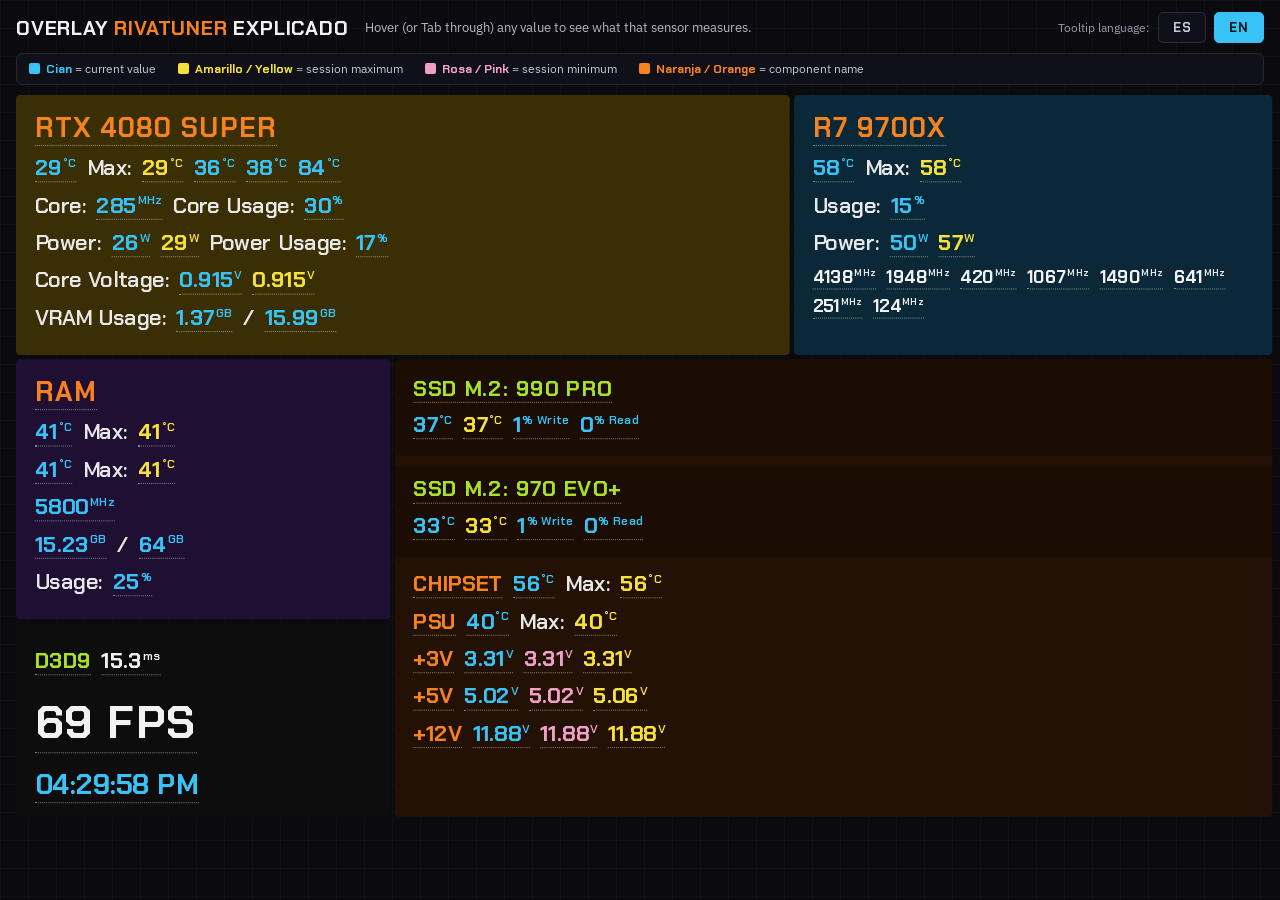
<file: stuff/pc-build/BENCHMARK/overlay-rivatuner-explicado.html>
<!DOCTYPE html>
<html lang="es">
<head>
<meta charset="UTF-8">
<meta name="viewport" content="width=device-width, initial-scale=1.0">
<title>Overlay RivaTuner — Explicado</title>
<link rel="preconnect" href="https://fonts.googleapis.com">
<link rel="preconnect" href="https://fonts.gstatic.com" crossorigin>
<link href="https://fonts.googleapis.com/css2?family=Chakra+Petch:wght@500;600;700&family=IBM+Plex+Sans:wght@400;500&display=swap" rel="stylesheet">
<style>
  :root{
    --bg:#0a0a0f;
    --cyan:#39c2f5;      /* valor actual */
    --yellow:#f5e13a;    /* máximo de sesión */
    --pink:#f0a0c8;      /* lectura mínima */
    --orange:#f5821f;    /* títulos de panel */
    --green:#28c840;     /* nombres de discos */
    --lime:#a8e02a;      /* API gráfica */
    --white:#f2f2f2;
    --label:#e8e8e8;
    --tip-bg:#16161f;
    --tip-border:#39c2f5;
  }
  *{box-sizing:border-box;margin:0;padding:0}
  html{height:100%}
  body{
    min-height:100%;
    background:var(--bg);
    color:var(--white);
    font-family:'Chakra Petch',system-ui,sans-serif;
    display:flex;flex-direction:column;
    padding:12px 16px;
    overflow-x:hidden;
    background-image:linear-gradient(rgba(255,255,255,.025) 1px,transparent 1px),linear-gradient(90deg,rgba(255,255,255,.025) 1px,transparent 1px);
    background-size:28px 28px;
  }

  /* ---------- Barra superior (fuera del overlay, no escala) ---------- */
  header{
    display:flex;flex-wrap:wrap;align-items:center;gap:6px 16px;
    width:100%;margin-bottom:10px;
  }
  header h1{font-size:20px;letter-spacing:.04em;text-transform:uppercase;white-space:nowrap}
  header h1 span{color:var(--orange)}
  header p{font-family:'IBM Plex Sans',sans-serif;color:#b8b8c4;font-size:13px;flex:1 1 240px;min-width:200px}
  .lang{
    margin-left:auto;display:flex;align-items:center;gap:8px;
    font-family:'IBM Plex Sans',sans-serif;font-size:12px;color:#9a9aa8;
  }
  .lang button{
    font-family:'Chakra Petch',sans-serif;font-weight:700;font-size:13px;letter-spacing:.06em;
    background:#101018;color:#c8c8d2;border:1px solid #2c2c38;border-radius:5px;
    padding:6px 14px;cursor:pointer;transition:all .15s ease;
  }
  .lang button:hover{border-color:var(--cyan);color:#fff}
  .lang button.active{background:var(--cyan);border-color:var(--cyan);color:#04141c}
  .lang button:focus-visible{outline:2px solid var(--cyan);outline-offset:2px}

  .legend{
    width:100%;margin-bottom:10px;display:flex;flex-wrap:wrap;gap:6px 22px;
    font-size:12px;font-family:'IBM Plex Sans',sans-serif;color:#c8c8d2;
    border:1px solid #26262f;padding:7px 12px;border-radius:6px;background:#101018;
  }
  .legend b{font-family:'Chakra Petch',sans-serif}
  .legend .sw{display:inline-block;width:11px;height:11px;border-radius:2px;margin-right:6px;vertical-align:-1px}

  /* ---------- Escenario del overlay ----------
     El overlay se diseña a un tamaño FIJO de 1200px de ancho, con
     posiciones y tipografía estáticas (como el overlay real).
     JS lo escala como un todo (transform: scale) para que entre en
     la pantalla, sin mover ningún bloque de lugar. */
  #stageWrap{position:relative;flex:1;width:100%}
  #stage{
    position:absolute;top:0;left:0;
    width:1200px;
    font-size:20px;             /* tamaño base del diseño: todo deriva de acá */
    transform-origin:top left;
    display:grid;gap:4px;
    grid-template-columns:360px 380px 460px;
    grid-template-rows:auto auto 1fr;
    grid-template-areas:
      "gpu gpu cpu"
      "ram store store"
      "fps store store";
  }

  .panel{padding:14px 18px;border-radius:4px;min-width:0}
  .panel h2{color:var(--orange);font-size:1.3em;letter-spacing:.05em;margin-bottom:8px}
  .gpu{grid-area:gpu;background:#3a2e05}
  .cpu{grid-area:cpu;background:#0b2838}
  .ram{grid-area:ram;background:#1e0f33}
  .store{grid-area:store;background:#241105}
  .fps{grid-area:fps;background:#0d0d0d;display:flex;flex-direction:column;justify-content:flex-end}

  .row{display:flex;flex-wrap:wrap;align-items:baseline;gap:5px 10px;margin:8px 0;font-size:1.05em}
  .lbl{color:var(--label);font-weight:600}
  .sub{background:rgba(0,0,0,.25);margin:10px -18px;padding:8px 18px}
  .disk{color:var(--green);font-size:1.05em;font-weight:700;letter-spacing:.04em}
  .cores{font-size:0.85em}

  /* ---------- Sensores con tooltip ---------- */
  .s{
    position:relative;cursor:help;font-weight:700;
    border-bottom:1px dotted rgba(255,255,255,.45);
    outline:none;
  }
  .s sup{font-size:.55em;font-weight:600;margin-left:1px}
  .c{color:var(--cyan)} .y{color:var(--yellow)} .p{color:var(--pink)}
  .w{color:var(--white)} .g{color:var(--lime)} .o{color:var(--orange)}
  .s:hover,.s:focus-visible{filter:brightness(1.25);border-bottom-color:#fff}

  .s::after{
    content:attr(data-tip);
    position:absolute;left:50%;bottom:calc(100% + 10px);transform:translateX(-50%) translateY(4px);
    width:max-content;max-width:300px;
    background:var(--tip-bg);border:1px solid var(--tip-border);border-radius:6px;
    padding:9px 12px;
    font-family:'IBM Plex Sans',sans-serif;font-size:0.68em;font-weight:400;line-height:1.45;
    color:#e8e8ee;text-transform:none;letter-spacing:0;
    opacity:0;visibility:hidden;pointer-events:none;
    transition:opacity .15s ease,transform .15s ease;
    z-index:20;box-shadow:0 8px 24px rgba(0,0,0,.6);
  }
  .s::before{
    content:"";position:absolute;left:50%;bottom:calc(100% + 4px);transform:translateX(-50%);
    border:6px solid transparent;border-top-color:var(--tip-border);
    opacity:0;visibility:hidden;transition:opacity .15s ease;z-index:20;
  }
  .s:hover::after,.s:focus-visible::after{opacity:1;visibility:visible;transform:translateX(-50%) translateY(0)}
  .s:hover::before,.s:focus-visible::before{opacity:1;visibility:visible}
  /* variantes para bordes del escenario */
  .tl::after{left:0;transform:translateX(0) translateY(4px)}
  .tl:hover::after,.tl:focus-visible::after{transform:translateX(0) translateY(0)}
  .tl::before{left:14px}
  .tr::after{left:auto;right:0;transform:translateX(0) translateY(4px)}
  .tr:hover::after,.tr:focus-visible::after{transform:translateX(0) translateY(0)}
  .tr::before{left:auto;right:14px;transform:none}

  .fps .big{font-size:2.2em;letter-spacing:.03em}
  .clock{color:var(--cyan);font-size:1.35em;font-weight:700;margin-top:4px}

  /* ---------- Modo apilado: solo cuando la pantalla no puede
     contener el layout (muy angosta). Los bloques pasan a una
     columna; es el único caso en que se mueven de lugar. ---------- */
  #stage.stack{
    position:static;
    width:100%;
    transform:none !important;
    font-size:17px;
    grid-template-columns:1fr;
    grid-template-rows:none;
    grid-template-areas:"gpu" "cpu" "ram" "store" "fps";
  }
  #stage.stack .s::after{max-width:min(300px,80vw)}

  @media (prefers-reduced-motion:reduce){
    .s::after,.s::before,.lang button{transition:none}
  }
</style>
</head>
<body>

<header>
  <h1>Overlay <span>RivaTuner</span> explicado</h1>
  <p id="intro">Pasá el mouse (o navegá con Tab) sobre cualquier valor para ver qué mide ese sensor.</p>
  <div class="lang" role="group" aria-label="Idioma de los tooltips">
    <span id="langLabel">Idioma de tooltips:</span>
    <button id="btn-es" class="active" type="button" onclick="setLang('es')">ES</button>
    <button id="btn-en" type="button" onclick="setLang('en')">EN</button>
  </div>
</header>

<div class="legend">
  <span><span class="sw" style="background:var(--cyan)"></span><b style="color:var(--cyan)">Cian</b> <span data-l="es:= valor actual|en:= current value">= valor actual</span></span>
  <span><span class="sw" style="background:var(--yellow)"></span><b style="color:var(--yellow)">Amarillo / Yellow</b> <span data-l="es:= máximo de la sesión|en:= session maximum">= máximo de la sesión</span></span>
  <span><span class="sw" style="background:var(--pink)"></span><b style="color:var(--pink)">Rosa / Pink</b> <span data-l="es:= mínimo de la sesión|en:= session minimum">= mínimo de la sesión</span></span>
  <span><span class="sw" style="background:var(--orange)"></span><b style="color:var(--orange)">Naranja / Orange</b> <span data-l="es:= nombre del componente|en:= component name">= nombre del componente</span></span>
</div>

<div id="stageWrap">
<div id="stage">

  <!-- ===================== GPU ===================== -->
  <section class="panel gpu">
    <h2><span class="s tl w" style="color:var(--orange)"
      data-es="Tu placa de video (GPU): NVIDIA GeForce RTX 4080 SUPER con 16 GB de VRAM. Todos los datos de este panel son de la GPU."
      data-en="Your graphics card (GPU): NVIDIA GeForce RTX 4080 SUPER with 16 GB of VRAM. Everything in this panel is GPU data.">RTX 4080 SUPER</span></h2>
    <div class="row">
      <span class="s tl c"
        data-es="Temperatura actual del núcleo de la GPU. 29 °C indica reposo (idle). En juego lo normal es 60–75 °C."
        data-en="Current GPU core temperature. 29 °C means it's idle. While gaming, 60–75 °C is typical.">29<sup>°C</sup></span>
      <span class="lbl">Max:</span>
      <span class="s y"
        data-es="Temperatura máxima que alcanzó la GPU desde que arrancó el monitoreo (máximo de sesión)."
        data-en="Highest GPU temperature recorded since monitoring started (session maximum).">29<sup>°C</sup></span>
      <span class="s c"
        data-es="Hot Spot: temperatura del punto más caliente del chip. Siempre es mayor que la del núcleo; una diferencia de 8–15 °C es normal."
        data-en="Hot Spot: temperature of the hottest point on the die. Always higher than the core reading; an 8–15 °C gap is normal.">36<sup>°C</sup></span>
      <span class="s c"
        data-es="Temperatura de la memoria VRAM (memory junction). La GDDR6X puede operar con seguridad hasta ~95 °C."
        data-en="VRAM temperature (memory junction). GDDR6X can safely run up to ~95 °C.">38<sup>°C</sup></span>
      <span class="s c"
        data-es="Límite térmico (Temp Limit): temperatura objetivo a la que la GPU baja frecuencias para protegerse (throttling). 84 °C es el valor por defecto de NVIDIA."
        data-en="Temp Limit: target temperature at which the GPU lowers clocks to protect itself (throttling). 84 °C is NVIDIA's default.">84<sup>°C</sup></span>
    </div>
    <div class="row">
      <span class="lbl">Core:</span>
      <span class="s c"
        data-es="Frecuencia actual del núcleo gráfico. 285 MHz es frecuencia de reposo: la GPU baja el reloj sin carga. En juego sube a ~2500–2800 MHz."
        data-en="Current GPU core clock. 285 MHz is an idle clock: the GPU downclocks when there's no load. In games it boosts to ~2500–2800 MHz.">285<sup>MHz</sup></span>
      <span class="lbl">Core Usage:</span>
      <span class="s c"
        data-es="Porcentaje de uso del núcleo de la GPU. 30% con 285 MHz sugiere carga liviana (escritorio, video o un juego poco exigente)."
        data-en="GPU core usage percentage. 30% at 285 MHz suggests a light load (desktop, video, or an undemanding game).">30<sup>%</sup></span>
    </div>
    <div class="row">
      <span class="lbl">Power:</span>
      <span class="s c"
        data-es="Consumo eléctrico actual de la placa de video en watts. 26 W es consumo de reposo; en juego una 4080 SUPER puede superar los 300 W."
        data-en="Current power draw of the graphics card in watts. 26 W is idle; while gaming a 4080 SUPER can exceed 300 W.">26<sup>W</sup></span>
      <span class="s y"
        data-es="Consumo máximo registrado en la sesión."
        data-en="Maximum power draw recorded this session.">29<sup>W</sup></span>
      <span class="lbl">Power Usage:</span>
      <span class="s c"
        data-es="Porcentaje del límite de potencia (TDP) en uso. El límite de la 4080 SUPER es 320 W, así que 17% ≈ 55 W: muchísimo margen."
        data-en="Percentage of the power limit (TDP) in use. The 4080 SUPER's limit is 320 W, so 17% ≈ 55 W — plenty of headroom.">17<sup>%</sup></span>
    </div>
    <div class="row">
      <span class="lbl">Core Voltage:</span>
      <span class="s c"
        data-es="Voltaje actual aplicado al núcleo de la GPU. Sube y baja junto con la frecuencia. En reposo ronda 0.9 V; a plena carga ~1.05–1.1 V."
        data-en="Current voltage applied to the GPU core. It scales with clock speed. Around 0.9 V at idle; ~1.05–1.1 V under full load.">0.915<sup>V</sup></span>
      <span class="s y"
        data-es="Voltaje máximo del núcleo registrado en la sesión."
        data-en="Maximum core voltage recorded this session.">0.915<sup>V</sup></span>
    </div>
    <div class="row">
      <span class="lbl">VRAM Usage:</span>
      <span class="s c"
        data-es="Memoria de video ocupada en este momento: texturas, framebuffers, etc. 1.37 GB es típico de escritorio."
        data-en="Video memory currently in use: textures, framebuffers, etc. 1.37 GB is typical desktop usage.">1.37<sup>GB</sup></span>
      <span class="lbl">/</span>
      <span class="s c"
        data-es="Total de VRAM de la placa: 16 GB (se muestra 15.99 por redondeo binario)."
        data-en="Total VRAM on the card: 16 GB (shown as 15.99 due to binary rounding).">15.99<sup>GB</sup></span>
    </div>
  </section>

  <!-- ===================== CPU ===================== -->
  <section class="panel cpu">
    <h2><span class="s tl w" style="color:var(--orange)"
      data-es="Tu procesador (CPU): AMD Ryzen 7 9700X, 8 núcleos / 16 hilos, arquitectura Zen 5."
      data-en="Your processor (CPU): AMD Ryzen 7 9700X, 8 cores / 16 threads, Zen 5 architecture.">R7 9700X</span></h2>
    <div class="row">
      <span class="s tl c"
        data-es="Temperatura actual del procesador (Tctl/Tdie). Los Ryzen muestran picos breves incluso casi en reposo; 58 °C es normal. El límite del 9700X es 95 °C."
        data-en="Current CPU temperature (Tctl/Tdie). Ryzen chips show brief spikes even near idle; 58 °C is normal. The 9700X's limit is 95 °C.">58<sup>°C</sup></span>
      <span class="lbl">Max:</span>
      <span class="s y"
        data-es="Temperatura máxima del CPU registrada en la sesión."
        data-en="Maximum CPU temperature recorded this session.">58<sup>°C</sup></span>
    </div>
    <div class="row">
      <span class="lbl">Usage:</span>
      <span class="s c"
        data-es="Uso total del procesador, promediando todos los núcleos. 15% = carga liviana."
        data-en="Total CPU usage, averaged across all cores. 15% = light load.">15<sup>%</sup></span>
    </div>
    <div class="row">
      <span class="lbl">Power:</span>
      <span class="s c"
        data-es="Consumo eléctrico actual del CPU (package power). El 9700X tiene un TDP de 65 W (PPT 88 W), así que 50 W es carga parcial."
        data-en="Current CPU power draw (package power). The 9700X has a 65 W TDP (88 W PPT), so 50 W is a partial load.">50<sup>W</sup></span>
      <span class="s y"
        data-es="Consumo máximo del CPU registrado en la sesión."
        data-en="Maximum CPU power draw recorded this session.">57<sup>W</sup></span>
    </div>
    <div class="row cores">
      <span class="s tl w"
        data-es="Frecuencia del núcleo 1. Es el que está trabajando ahora: 4138 MHz es cerca de su velocidad de boost."
        data-en="Core 1 clock speed. This one is doing the work right now: 4138 MHz is near its boost speed.">4138<sup>MHz</sup></span>
      <span class="s w"
        data-es="Frecuencia del núcleo 2. Carga intermedia."
        data-en="Core 2 clock speed. Moderate load.">1948<sup>MHz</sup></span>
      <span class="s w"
        data-es="Frecuencia del núcleo 3. Son 'relojes efectivos': cuando un núcleo duerme gran parte del tiempo, el promedio da valores muy bajos como este."
        data-en="Core 3 clock speed. These are 'effective clocks': when a core sleeps most of the time, the average comes out very low like this.">420<sup>MHz</sup></span>
      <span class="s w"
        data-es="Frecuencia del núcleo 4."
        data-en="Core 4 clock speed.">1067<sup>MHz</sup></span>
      <span class="s w"
        data-es="Frecuencia del núcleo 5."
        data-en="Core 5 clock speed.">1490<sup>MHz</sup></span>
      <span class="s w"
        data-es="Frecuencia del núcleo 6. Mayormente inactivo."
        data-en="Core 6 clock speed. Mostly inactive.">641<sup>MHz</sup></span>
      <span class="s w"
        data-es="Frecuencia del núcleo 7. Casi dormido (ahorro de energía)."
        data-en="Core 7 clock speed. Nearly asleep (power saving).">251<sup>MHz</sup></span>
      <span class="s tr w"
        data-es="Frecuencia del núcleo 8. Que haya núcleos a 100–600 MHz es bueno: el ahorro de energía funciona."
        data-en="Core 8 clock speed. Cores sitting at 100–600 MHz is a good sign: power saving is working.">124<sup>MHz</sup></span>
    </div>
  </section>

  <!-- ===================== RAM ===================== -->
  <section class="panel ram">
    <h2><span class="s tl w" style="color:var(--orange)"
      data-es="Memoria RAM del sistema: 64 GB de DDR5 en dos módulos."
      data-en="System RAM: 64 GB of DDR5 across two modules.">RAM</span></h2>
    <div class="row">
      <span class="s tl c"
        data-es="Temperatura actual del primer módulo de RAM. Las DDR5 traen sensor propio; 41 °C es normal (preocupante recién arriba de ~60 °C)."
        data-en="Current temperature of the first RAM stick. DDR5 has a built-in sensor; 41 °C is normal (only a concern above ~60 °C).">41<sup>°C</sup></span>
      <span class="lbl">Max:</span>
      <span class="s y"
        data-es="Máxima temperatura del módulo 1 en la sesión."
        data-en="Maximum temperature of stick 1 this session.">41<sup>°C</sup></span>
    </div>
    <div class="row">
      <span class="s tl c"
        data-es="Temperatura actual del segundo módulo de RAM."
        data-en="Current temperature of the second RAM stick.">41<sup>°C</sup></span>
      <span class="lbl">Max:</span>
      <span class="s y"
        data-es="Máxima temperatura del módulo 2 en la sesión."
        data-en="Maximum temperature of stick 2 this session.">41<sup>°C</sup></span>
    </div>
    <div class="row">
      <span class="s tl c"
        data-es="Frecuencia efectiva de la memoria: DDR5-5800 (MT/s). El reloj real es la mitad, 2900 MHz, porque DDR = Double Data Rate."
        data-en="Effective memory speed: DDR5-5800 (MT/s). The real clock is half that, 2900 MHz, because DDR = Double Data Rate.">5800<sup>MHz</sup></span>
    </div>
    <div class="row">
      <span class="s tl c"
        data-es="RAM ocupada en este momento por Windows y los programas abiertos."
        data-en="RAM currently used by Windows and open programs.">15.23<sup>GB</sup></span>
      <span class="lbl">/</span>
      <span class="s c"
        data-es="Total de RAM instalada: 64 GB."
        data-en="Total installed RAM: 64 GB.">64<sup>GB</sup></span>
    </div>
    <div class="row">
      <span class="lbl">Usage:</span>
      <span class="s c"
        data-es="Porcentaje de RAM en uso (15.23 de 64 GB ≈ 25%). Tenés muchísimo margen libre."
        data-en="Percentage of RAM in use (15.23 of 64 GB ≈ 25%). You have tons of headroom.">25<sup>%</sup></span>
    </div>
  </section>

  <!-- ===================== ALMACENAMIENTO / CHIPSET / PSU ===================== -->
  <section class="panel store">
    <div class="sub" style="margin-top:-14px;padding-top:14px">
      <div class="disk"><span class="s tl g"
        data-es="Tu SSD principal: Samsung 990 PRO, un NVMe M.2 PCIe 4.0 de alta gama."
        data-en="Your main SSD: Samsung 990 PRO, a high-end PCIe 4.0 NVMe M.2 drive.">SSD M.2: 990 PRO</span></div>
      <div class="row">
        <span class="s tl c"
          data-es="Temperatura actual del SSD. 37 °C en reposo es excelente; los NVMe reducen velocidad (throttling) cerca de 70–80 °C."
          data-en="Current SSD temperature. 37 °C at idle is excellent; NVMe drives throttle around 70–80 °C.">37<sup>°C</sup></span>
        <span class="s y"
          data-es="Temperatura máxima del 990 PRO en la sesión."
          data-en="Maximum 990 PRO temperature this session.">37<sup>°C</sup></span>
        <span class="s c"
          data-es="Actividad de escritura: porcentaje del tiempo que el disco pasó escribiendo datos. 1% = casi inactivo."
          data-en="Write activity: percentage of time the drive spent writing data. 1% = nearly idle.">1<sup>% Write</sup></span>
        <span class="s c"
          data-es="Actividad de lectura: porcentaje del tiempo que el disco pasó leyendo datos."
          data-en="Read activity: percentage of time the drive spent reading data.">0<sup>% Read</sup></span>
      </div>
    </div>
    <div class="sub">
      <div class="disk"><span class="s tl g"
        data-es="Tu segundo SSD: Samsung 970 EVO Plus, NVMe M.2 PCIe 3.0."
        data-en="Your second SSD: Samsung 970 EVO Plus, a PCIe 3.0 NVMe M.2 drive.">SSD M.2: 970 EVO+</span></div>
      <div class="row">
        <span class="s tl c"
          data-es="Temperatura actual del 970 EVO Plus."
          data-en="Current 970 EVO Plus temperature.">33<sup>°C</sup></span>
        <span class="s y"
          data-es="Temperatura máxima del 970 EVO+ en la sesión."
          data-en="Maximum 970 EVO+ temperature this session.">33<sup>°C</sup></span>
        <span class="s c"
          data-es="Actividad de escritura del segundo disco."
          data-en="Write activity of the second drive.">1<sup>% Write</sup></span>
        <span class="s c"
          data-es="Actividad de lectura del segundo disco."
          data-en="Read activity of the second drive.">0<sup>% Read</sup></span>
      </div>
    </div>
    <div class="row" style="margin-top:12px">
      <span class="s tl o"
        data-es="Chipset de la placa madre (en AM5: B650/X670/X870). Maneja puertos USB, SATA y líneas PCIe extra."
        data-en="Motherboard chipset (on AM5: B650/X670/X870). It handles USB ports, SATA, and extra PCIe lanes.">CHIPSET</span>
      <span class="s c"
        data-es="Temperatura actual del chipset. Suelen correr calientes (50–65 °C) porque casi siempre tienen disipador pasivo. 56 °C es normal."
        data-en="Current chipset temperature. They usually run warm (50–65 °C) since most have a passive heatsink. 56 °C is normal.">56<sup>°C</sup></span>
      <span class="lbl">Max:</span>
      <span class="s y"
        data-es="Temperatura máxima del chipset en la sesión."
        data-en="Maximum chipset temperature this session.">56<sup>°C</sup></span>
    </div>
    <div class="row">
      <span class="s tl o"
        data-es="Fuente de alimentación (PSU). Que reporte datos significa que es una fuente digital con monitoreo (por ejemplo, con conexión USB interna)."
        data-en="Power supply (PSU). Reporting data means it's a digital PSU with monitoring (e.g., an internal USB connection).">PSU</span>
      <span class="s c"
        data-es="Temperatura interna actual de la fuente. 40 °C es un valor sano."
        data-en="Current internal PSU temperature. 40 °C is a healthy value.">40<sup>°C</sup></span>
      <span class="lbl">Max:</span>
      <span class="s y"
        data-es="Temperatura máxima de la fuente en la sesión."
        data-en="Maximum PSU temperature this session.">40<sup>°C</sup></span>
    </div>
    <div class="row">
      <span class="s tl o"
        data-es="Línea de +3.3 V: alimenta principalmente la placa madre y ranuras M.2. Tolerancia ATX: ±5% (3.14–3.47 V)."
        data-en="+3.3 V rail: mainly powers the motherboard and M.2 slots. ATX tolerance: ±5% (3.14–3.47 V).">+3V</span>
      <span class="s c"
        data-es="Voltaje actual de la línea de 3.3 V. 3.31 V está perfecto."
        data-en="Current 3.3 V rail voltage. 3.31 V is perfect.">3.31<sup>V</sup></span>
      <span class="s p"
        data-es="Voltaje mínimo registrado en la sesión. Que sea igual al actual indica una línea muy estable."
        data-en="Minimum voltage recorded this session. Matching the current value means a very stable rail.">3.31<sup>V</sup></span>
      <span class="s y"
        data-es="Voltaje máximo registrado en la sesión."
        data-en="Maximum voltage recorded this session.">3.31<sup>V</sup></span>
    </div>
    <div class="row">
      <span class="s tl o"
        data-es="Línea de +5 V: alimenta puertos USB, SATA y parte de la placa. Tolerancia ATX: ±5% (4.75–5.25 V)."
        data-en="+5 V rail: powers USB ports, SATA, and parts of the board. ATX tolerance: ±5% (4.75–5.25 V).">+5V</span>
      <span class="s c"
        data-es="Voltaje actual de la línea de 5 V. 5.02 V, dentro de especificación."
        data-en="Current 5 V rail voltage. 5.02 V, within spec.">5.02<sup>V</sup></span>
      <span class="s p"
        data-es="Mínimo de la sesión en la línea de 5 V."
        data-en="Session minimum on the 5 V rail.">5.02<sup>V</sup></span>
      <span class="s y"
        data-es="Máximo de la sesión en la línea de 5 V."
        data-en="Session maximum on the 5 V rail.">5.06<sup>V</sup></span>
    </div>
    <div class="row">
      <span class="s tl o"
        data-es="Línea de +12 V: la más importante, alimenta CPU y GPU. Tolerancia ATX: ±5% (11.4–12.6 V)."
        data-en="+12 V rail: the most important one, it powers the CPU and GPU. ATX tolerance: ±5% (11.4–12.6 V).">+12V</span>
      <span class="s c"
        data-es="Voltaje actual de la línea de 12 V. 11.88 V está dentro de la tolerancia; una caída leve bajo carga es normal."
        data-en="Current 12 V rail voltage. 11.88 V is within tolerance; a slight drop under load is normal.">11.88<sup>V</sup></span>
      <span class="s p"
        data-es="Mínimo de la sesión en la línea de 12 V. Si bajara de 11.4 V bajo carga, sería señal de una fuente al límite."
        data-en="Session minimum on the 12 V rail. Dropping below 11.4 V under load would signal a PSU near its limit.">11.88<sup>V</sup></span>
      <span class="s y"
        data-es="Máximo de la sesión en la línea de 12 V."
        data-en="Session maximum on the 12 V rail.">11.88<sup>V</sup></span>
    </div>
  </section>

  <!-- ===================== FPS / RELOJ ===================== -->
  <section class="panel fps">
    <div class="row">
      <span class="s tl g"
        data-es="API gráfica que usa la aplicación monitoreada: Direct3D 9 (DirectX 9). Es una API antigua, típica de juegos viejos o de ciertos launchers/overlays."
        data-en="Graphics API used by the monitored app: Direct3D 9 (DirectX 9). It's an old API, typical of older games or certain launchers/overlays.">D3D9</span>
      <span class="s w"
        data-es="Frametime: cuánto tarda en generarse cada cuadro. 15.3 ms ≈ 65 FPS. Un frametime estable importa más que el número de FPS: los saltos bruscos se sienten como tirones (stuttering)."
        data-en="Frametime: how long each frame takes to render. 15.3 ms ≈ 65 FPS. A stable frametime matters more than the FPS number: sudden spikes feel like stuttering.">15.3<sup>ms</sup></span>
    </div>
    <div class="row big">
      <span class="s tl w"
        data-es="Cuadros por segundo que renderiza la aplicación. 69 FPS suele indicar un límite de FPS o V-Sync activo, más que falta de potencia (mirá el uso de GPU: solo 30%)."
        data-en="Frames per second the app is rendering. 69 FPS usually points to an FPS cap or V-Sync being active rather than lack of power (note the GPU usage: only 30%).">69 FPS</span>
    </div>
    <div class="clock"><span class="s tl c"
      data-es="Hora actual del sistema. Útil para saber cuánto llevás jugando de un vistazo."
      data-en="Current system time. Handy for keeping track of how long you've been playing.">04:29:58 PM</span></div>
  </section>

</div><!-- /#stage -->
</div><!-- /#stageWrap -->

<script>
(function(){
  'use strict';

  /* ---------- Idioma de tooltips ---------- */
  window.setLang = function(lang){
    document.querySelectorAll('.s').forEach(function(el){
      var t = lang === 'en' ? el.dataset.en : el.dataset.es;
      if(t) el.setAttribute('data-tip', t);
    });
    document.querySelectorAll('[data-l]').forEach(function(el){
      el.dataset.l.split('|').forEach(function(p){
        var i = p.indexOf(':');
        if(p.slice(0,i) === lang) el.textContent = p.slice(i+1);
      });
    });
    var es = document.getElementById('btn-es'), en = document.getElementById('btn-en');
    if(es) es.classList.toggle('active', lang === 'es');
    if(en) en.classList.toggle('active', lang === 'en');
    var intro = document.getElementById('intro');
    if(intro) intro.textContent = lang === 'en'
      ? 'Hover (or Tab through) any value to see what that sensor measures.'
      : 'Pasá el mouse (o navegá con Tab) sobre cualquier valor para ver qué mide ese sensor.';
    var lbl = document.getElementById('langLabel');
    if(lbl) lbl.textContent = lang === 'en' ? 'Tooltip language:' : 'Idioma de tooltips:';
    try{ localStorage.setItem('tipLang', lang); }catch(e){}
  };

  var saved = 'es';
  try{ saved = localStorage.getItem('tipLang') || 'es'; }catch(e){}
  window.setLang(saved);

  /* ---------- Escalado del overlay ----------
     El overlay tiene un diseño fijo de 1200px. Acá se calcula un
     único factor de escala para que entre completo en el espacio
     disponible (ancho Y alto), manteniendo posiciones intactas.
     Debajo de 700px de ancho se apilan los bloques en una columna. */
  var DESIGN_W = 1200;
  var STACK_BREAKPOINT = 700;
  var stage = document.getElementById('stage');
  var wrap  = document.getElementById('stageWrap');

  function fit(){
    if(!stage || !wrap) return;

    if(window.innerWidth <= STACK_BREAKPOINT){
      stage.classList.add('stack');
      stage.style.transform = '';
      stage.style.left = '';
      wrap.style.height = 'auto';
      return;
    }

    stage.classList.remove('stack');

    // Medir la altura natural del diseño sin transformación
    stage.style.transform = 'none';
    var designH = stage.offsetHeight;

    var availW = wrap.clientWidth;
    var availH = window.innerHeight - wrap.getBoundingClientRect().top - 12;
    if(availH < 100) availH = 100;

    var scale = Math.min(availW / DESIGN_W, availH / designH);

    stage.style.transform = 'scale(' + scale + ')';
    // Centrar horizontalmente el overlay escalado
    stage.style.left = Math.max(0, (availW - DESIGN_W * scale) / 2) + 'px';
    // Reservar exactamente el alto que ocupa (evita scroll fantasma)
    wrap.style.height = (designH * scale) + 'px';
  }

  var raf = null;
  function requestFit(){
    if(raf) cancelAnimationFrame(raf);
    raf = requestAnimationFrame(fit);
  }

  window.addEventListener('resize', requestFit);
  window.addEventListener('load', fit);
  if(document.fonts && document.fonts.ready){
    document.fonts.ready.then(fit).catch(function(){});
  }
  fit();
})();
</script>

</body>
</html>
</file>
<file: stuff/pc-build/BENCHMARK/zakk-rtss-overlay-detailed/styles.css>
:root{
    --bg:#0a0a0f;
    --cyan:#39c2f5;      /* valor actual */
    --yellow:#f5e13a;    /* máximo de sesión */
    --pink:#f0a0c8;      /* lectura mínima */
    --orange:#f5821f;    /* títulos de panel */
    --green:#08CD08;     /* nombres de discos SSD */
    --lime:#AEEA00;      /* API gráfica */
    --gauge-color:#00F0FF; /* color de todos los gauges (arco + aguja) */
    --gpu-power-gauge:#468DFA; /* color del gauge de potencia de la GPU */
    --white:#f2f2f2;
    --label:#e8e8e8;
    --gauge-track:#123f4e;
    --tip-bg:#16161f;
    --tip-border:#39c2f5;
    --temp-limit:#0080C0;  /* color del límite térmico de la GPU */
    --tip-k:1;             /* factor de escala del tooltip; JS lo ajusta al tamaño de pantalla */
  }
  *{box-sizing:border-box;margin:0;padding:0}
  html{height:100%}
  body{
    min-height:100%;
    background:var(--bg);
    color:var(--white);
    font-family:'Chakra Petch',system-ui,sans-serif;
    display:flex;flex-direction:column;
    padding:12px 16px;
    overflow-x:hidden;
    background-image:linear-gradient(rgba(255,255,255,.025) 1px,transparent 1px),linear-gradient(90deg,rgba(255,255,255,.025) 1px,transparent 1px);
    background-size:28px 28px;
  }

  /* ---------- Barra superior (fuera del overlay, no escala) ---------- */
  header{
    display:flex;flex-wrap:wrap;align-items:center;gap:6px 16px;
    width:100%;margin-bottom:10px;
  }
  header h1{font-size:20px;letter-spacing:.04em;text-transform:uppercase;white-space:nowrap}
  header h1 span{color:var(--orange)}
  header p{font-family:'IBM Plex Sans',sans-serif;color:#b8b8c4;font-size:13px;flex:1 1 240px;min-width:200px}
  .lang{
    margin-left:auto;display:flex;align-items:center;gap:8px;
    font-family:'IBM Plex Sans',sans-serif;font-size:12px;color:#9a9aa8;
  }
  .lang button{
    font-family:'Chakra Petch',sans-serif;font-weight:700;font-size:13px;letter-spacing:.06em;
    background:#101018;color:#c8c8d2;border:1px solid #2c2c38;border-radius:5px;
    padding:6px 14px;cursor:pointer;transition:all .15s ease;
  }
  .lang button:hover{border-color:var(--cyan);color:#fff}
  .lang button.active{background:var(--cyan);border-color:var(--cyan);color:#04141c}
  .lang button:focus-visible{outline:2px solid var(--cyan);outline-offset:2px}

  /* Botón de simulación (verde para diferenciarlo del selector de idioma) */
  .simbtn{
    font-family:'Chakra Petch',sans-serif;font-weight:700;font-size:13px;letter-spacing:.06em;
    background:#101018;color:#c8c8d2;border:1px solid #2c2c38;border-radius:5px;
    padding:6px 14px;cursor:pointer;transition:all .15s ease;
  }
  .simbtn:hover{border-color:var(--lime);color:#fff}
  .simbtn.active{background:var(--lime);border-color:var(--lime);color:#0b1404}
  .simbtn:focus-visible{outline:2px solid var(--lime);outline-offset:2px}

  .legend{
    width:100%;margin-bottom:10px;display:flex;flex-wrap:wrap;gap:6px 22px;
    font-size:12px;font-family:'IBM Plex Sans',sans-serif;color:#c8c8d2;
    border:1px solid #26262f;padding:7px 12px;border-radius:6px;background:#101018;
  }
  .legend b{font-family:'Chakra Petch',sans-serif}
  .legend .sw{display:inline-block;width:11px;height:11px;border-radius:2px;margin-right:6px;vertical-align:-1px}

  /* ---------- Escenario del overlay ----------
     El overlay se diseña a un tamaño FIJO de 1200px de ancho, con
     posiciones y tipografía estáticas (como el overlay real).
     JS lo escala como un todo (transform: scale) para que entre en
     la pantalla, sin mover ningún bloque de lugar. */
  #stageWrap{position:relative;flex:1;width:100%}
  #stage{
    position:absolute;top:0;left:0;
    width:1200px;
    font-size:22px;             /* tamaño base del diseño: todo deriva de acá (texto e íconos, que usan em) */
    transform-origin:top left;
    display:grid;gap:4px;
    grid-template-columns:360px 380px 460px;
    grid-template-rows:auto auto 1fr;
    grid-template-areas:
      "gpu gpu cpu"
      "ram store store"
      "fps store store";
  }

  .panel{padding:14px 18px;border-radius:4px;min-width:0}
  .panel h2{
    color:var(--orange);font-size:1.3em;letter-spacing:.05em;margin-bottom:8px;
    display:flex;align-items:center;gap:12px;
  }
  .gpu{grid-area:gpu;background:#3a2e05}
  .cpu{grid-area:cpu;background:#0b2838}
  .ram{grid-area:ram;background:#1e0f33}
  .store{grid-area:store;background:#1e0e03}
  .fps{grid-area:fps;background:#0d0d0d;display:flex;flex-direction:column}

  .row{display:flex;flex-wrap:wrap;align-items:center;gap:5px 10px;margin:8px 0;font-size:1.05em}
  .lbl{color:var(--label);font-weight:600}
  .lbl-max{color:var(--yellow);font-weight:600}
  .disk{color:var(--green);font-size:1.05em;font-weight:700;letter-spacing:.04em}
  .cores{display:grid;grid-template-columns:repeat(3,max-content);gap:2px 14px;font-size:0.85em}
  /* Ítems un poco más chicos (p. ej. la fila del chipset). */
  .sm{font-size:0.8em}
  .spacer{flex:1}

  /* SSDs lado a lado */
  .ssds{display:flex;gap:14px;align-items:flex-start;margin:8px 0}
  .ssd{flex:0 0 auto;min-width:0}

  /* ---------- Iconos de gauge (medidores) y bolt ---------- */
  .g-ico{width:1.15em;height:1.15em;display:inline-block;vertical-align:-0.2em;flex:none}
  .wr{display:inline-flex;flex-direction:column;align-items:center;line-height:1}
  .wr small{font-size:0.5em;font-weight:600;color:var(--cyan);margin-top:2px}
  .bolt{width:1.1em;height:1.1em;display:inline-block;vertical-align:-0.2em;flex:none}

  /* ---------- Sensores con tooltip ---------- */
  .s{
    position:relative;cursor:help;font-weight:700;
    border-bottom:1px dotted rgba(255,255,255,.45);
    outline:none;
  }
  .s.nb{border-bottom:none}
  .s sup{font-size:.55em;font-weight:600;margin-left:1px}
  .c{color:var(--cyan)} .y{color:var(--yellow)} .p{color:var(--pink)}
  .w{color:var(--white)} .g{color:var(--lime)} .o{color:var(--orange)}
  .s:hover,.s:focus-visible{filter:brightness(1.25);border-bottom-color:#fff}

  /* El tooltip real es un único elemento fijo (#tip) posicionado por JS
     y recortado al viewport (ver bloque 6b del script). Vive fuera del
     #stage escalado, así que siempre queda por encima de todo y nunca
     se sale de la pantalla. Las clases .tl/.tr ya no cambian nada visual. */
  #tip{
    position:fixed;top:0;left:0;z-index:9999;pointer-events:none;
    max-width:calc(300px * var(--tip-k));
    background:var(--tip-bg);border:1px solid var(--tip-border);border-radius:calc(6px * var(--tip-k));
    padding:calc(9px * var(--tip-k)) calc(12px * var(--tip-k));
    font-family:'IBM Plex Sans',sans-serif;font-size:calc(17px * var(--tip-k));font-weight:400;line-height:1.45;
    color:#e8e8ee;text-transform:none;letter-spacing:0;
    box-shadow:0 8px 24px rgba(0,0,0,.6);
    opacity:0;visibility:hidden;transition:opacity .12s ease;
  }
  #tip.show{opacity:1;visibility:visible}
  #tip .caret{position:absolute;width:0;height:0;border:calc(6px * var(--tip-k)) solid transparent}
  #tip.above .caret{bottom:calc(-12px * var(--tip-k));border-top-color:var(--tip-border)}
  #tip.below .caret{top:calc(-12px * var(--tip-k));border-bottom-color:var(--tip-border)}

  .fps .big{font-size:2.4em;letter-spacing:.03em;margin:auto 0 2px;justify-content:center}
  .hz{font-size:1.05em;justify-content:center}
  .clock{color:var(--cyan);font-size:1.35em;font-weight:700;margin-top:6px}

  /* ---------- Mini gráfico de historial (línea +12V) ---------- */
  .volt-graph{
    flex:0 0 auto;width:44px;height:16px;position:relative;
    display:flex;align-items:center;margin:0 6px;cursor:help;
  }
  .volt-graph::before{
    content:"";position:absolute;left:0;right:0;top:50%;height:2px;
    background:var(--cyan);opacity:.55;transform:translateY(-50%);
  }
  .volt-graph .tick{
    position:absolute;left:52%;top:0;bottom:0;width:1px;background:var(--cyan);opacity:.8;
  }

  /* ---------- Modo apilado: solo cuando la pantalla no puede
     contener el layout (muy angosta). Los bloques pasan a una
     columna; es el único caso en que se mueven de lugar. ---------- */
  #stage.stack{
    position:static;
    width:100%;
    transform:none !important;
    font-size:18px;
    grid-template-columns:1fr;
    grid-template-rows:none;
    grid-template-areas:"gpu" "cpu" "ram" "store" "fps";
  }
  #stage.stack .ssds{flex-direction:column;gap:8px}
  #stage.stack .hz{padding-top:0.4em}
  #stage.stack .volt-graph{min-width:24px}

  @media (prefers-reduced-motion:reduce){
    #tip,.lang button{transition:none}
  }
</file>
